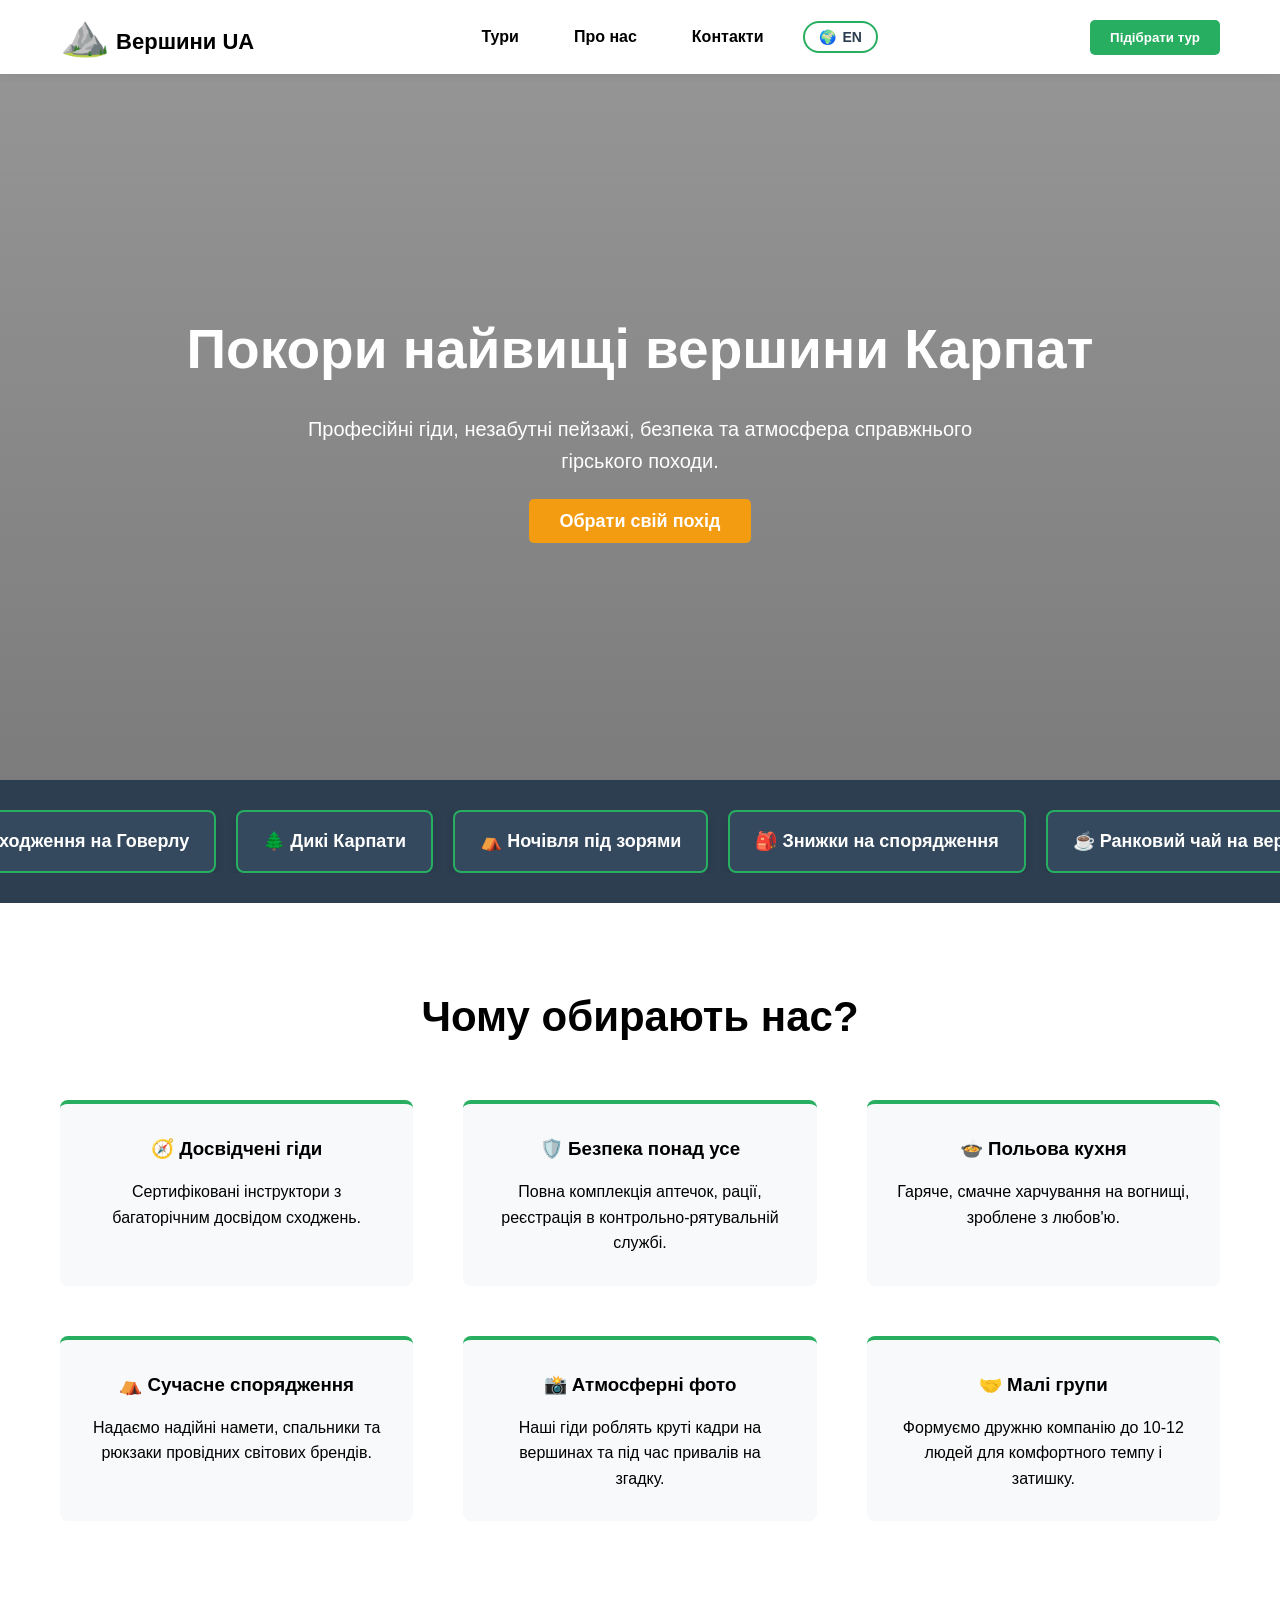
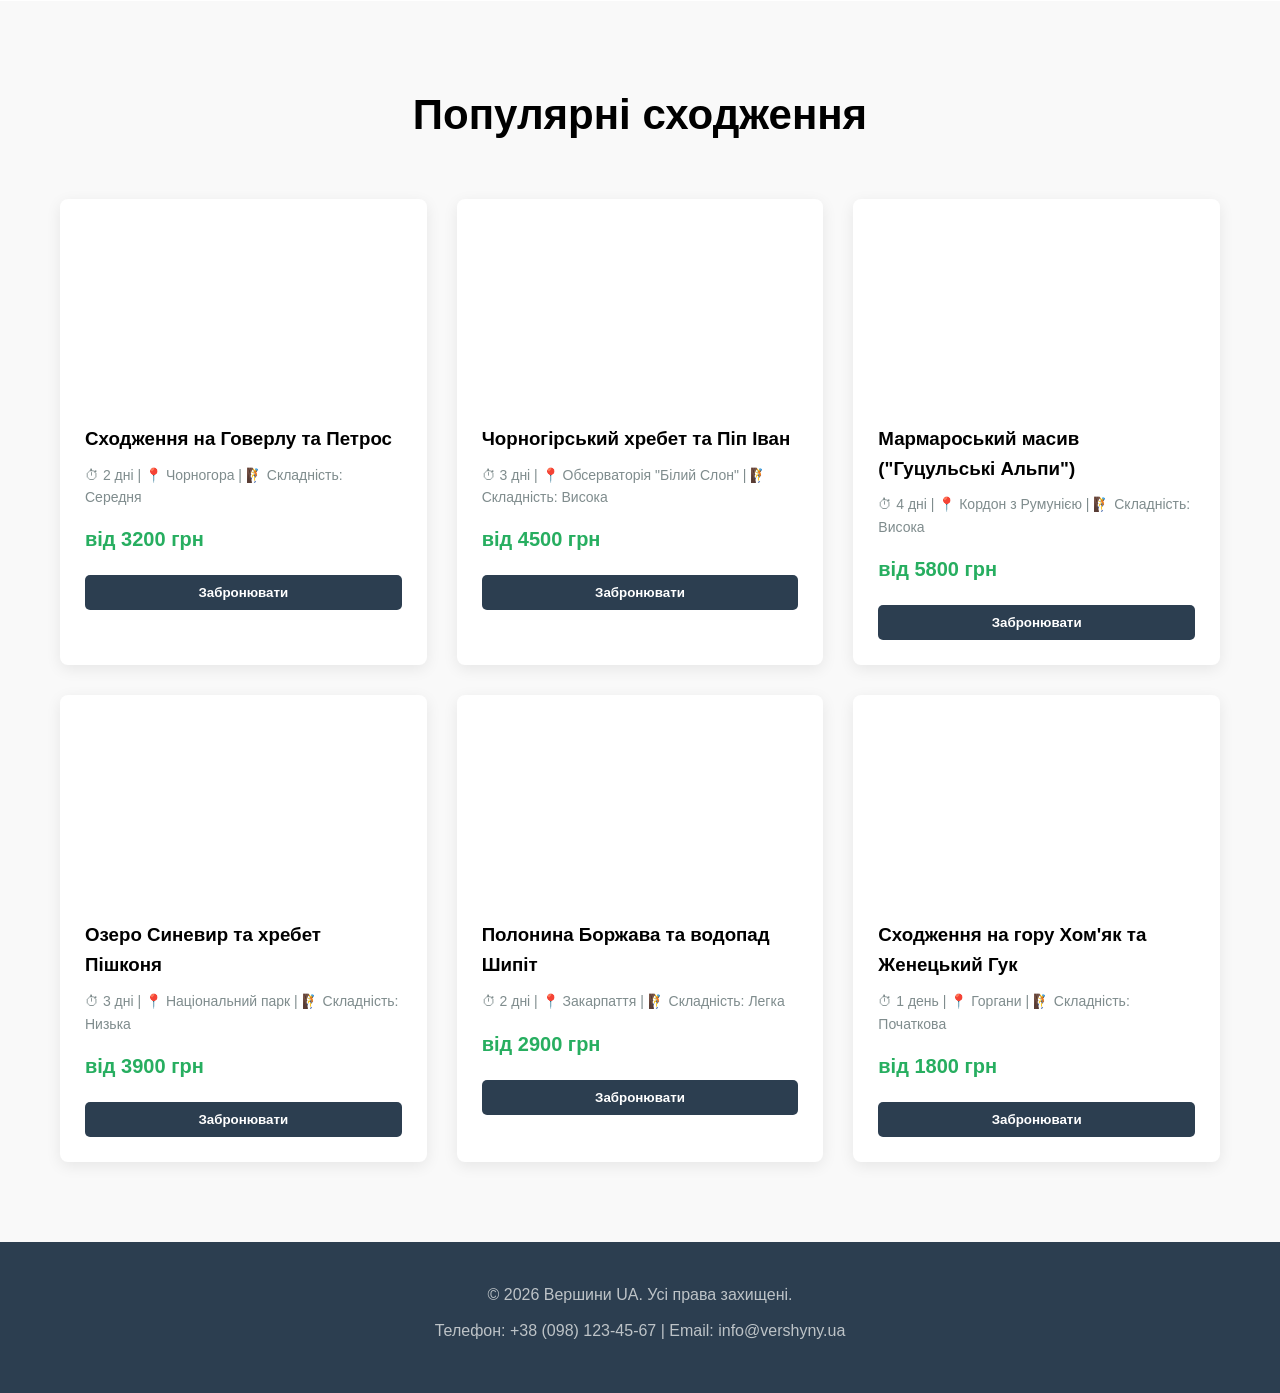
<file: index.html>
<!DOCTYPE html>
<html lang="uk">
<head>
    <meta charset="UTF-8">
    <meta name="viewport" content="width=device-width, initial-scale=1.0">
    <title>Вершини України | Походи та сходження в Карпати</title>
    <link rel="stylesheet" href="./style.css">
</head>
<body>

    <!-- Шапка сайту -->
    <header class="site-header">
        <div class="header-container">
            <div class="logo-area">
              <a href="index.html" class="logo-link"><span class="logo-icon">⛰️</span> Вершини UA</a>
            </div>
            <nav class="main-nav">
    <a href="./tours.html" data-i18n="navTours">Тури</a>
    <a href="./about.html" data-i18n="navAbout">Про нас</a>
    <a href="./contacts.html" data-i18n="contacts">Контакти</a>
    <button class="lang-btn" onclick="switchToEnglish()">
        <span class="planet-icon">🌍</span> <span>EN</span>
    </button>
</nav>
            <div class="header-action">
                <button class="btn-primary" onclick="openModal()">Підібрати тур</button>
            </div>
        </div>


    </header>

    <!-- Головний екран (Hero) -->
    <section class="hero-section">
        <div class="hero-content">
            <h1>Покори найвищі вершини Карпат</h1>
            <p>Професійні гіди, незабутні пейзажі, безпека та атмосфера справжнього гірського походи.</p>
            <a href="#tours" class="btn-hero">Обрати свій похід</a>
        </div>
    </section>
<!-- Вертикальна рухома стрічка (Маркі) -->
    <!-- Горизонтальна рухома стрічка -->
    <section class="horizontal-marquee-section">
        <div class="marquee-container">
            <div class="horizontal-marquee-track" id="horizontal-marquee">
                <div class="marquee-item">⛰️ Сходження на Говерлу</div>
                <div class="marquee-item">🌲 Дикі Карпати</div>
                <div class="marquee-item">⛺ Ночівля під зорями</div>
                <div class="marquee-item">🎒 Знижки на спорядження</div>
                <div class="marquee-item">☕ Ранковий чай на вершині</div>
                <div class="marquee-item">🗺️ Професійні гіди</div>
                <!-- Дублюємо для безшовного циклу -->
                <div class="marquee-item">⛰️ Сходження на Говерлу</div>
                <div class="marquee-item">🌲 Дикі Карпати</div>
                <div class="marquee-item">⛺ Ночівля під зорями</div>
                <div class="marquee-item">🎒 Знижки на спорядження</div>
                <div class="marquee-item">☕ Ранковий чай на вершині</div>
                <div class="marquee-item">🗺️ Професійні гіди</div>
            </div>
        </div>
    </section>
    <!-- Переваги -->
    <section class="features-section">
        <div class="container">
            <h2 class="section-title">Чому обирають нас?</h2>
            <div class="features-grid">
                <div class="feature-card">
                    <h3>🧭 Досвідчені гіди</h3>
                    <p>Сертифіковані інструктори з багаторічним досвідом сходжень.</p>
                </div>
                <div class="feature-card">
                    <h3>🛡️ Безпека понад усе</h3>
                    <p>Повна комплекція аптечок, рації, реєстрація в контрольно-рятувальній службі.</p>
                </div>
                <div class="feature-card">
                    <h3>🍲 Польова кухня</h3>
                    <p>Гаряче, смачне харчування на вогнищі, зроблене з любов'ю.</p>
                </div>
                <div class="feature-card">
                    <h3>⛺ Сучасне спорядження</h3>
                    <p>Надаємо надійні намети, спальники та рюкзаки провідних світових брендів.</p>
                </div>
                <div class="feature-card">
                    <h3>📸 Атмосферні фото</h3>
                    <p>Наші гіди роблять круті кадри на вершинах та під час привалів на згадку.</p>
                </div>
                <div class="feature-card">
                    <h3>🤝 Малі групи</h3>
                    <p>Формуємо дружню компанію до 10-12 людей для комфортного темпу і затишку.</p>
                </div>
            </div>
        </div>
    </section>

    <!-- Каталог турів -->
    <section id="tours" class="tours-section">
        <div class="container">
            <h2 class="section-title">Популярні сходження</h2>
            
            <div class="tours-grid">
                <div class="tour-card" data-category="hoverla">
                    <div class="tour-img bg-hoverla"></div>
                    <div class="tour-info">
                        <h3>Сходження на Говерлу та Петрос</h3>
                        <p class="tour-meta">⏱ 2 дні | 📍 Чорногора | 🧗 Складність: Середня</p>
                        <p class="tour-price">від 3200 грн</p>
                        <button class="btn-card" onclick="openModal('Говерла та Петрос')">Забронювати</button>
                    </div>
                </div>

                <div class="tour-card" data-category="pipivan">
                    <div class="tour-img bg-pipivan"></div>
                    <div class="tour-info">
                        <h3>Чорногірський хребет та Піп Іван</h3>
                        <p class="tour-meta">⏱ 3 дні | 📍 Обсерваторія "Білий Слон" | 🧗 Складність: Висока</p>
                        <p class="tour-price">від 4500 грн</p>
                        <button class="btn-card" onclick="openModal('Піп Іван')">Забронювати</button>
                    </div>
                </div>

                <div class="tour-card" data-category="marmarosy">
                    <div class="tour-img bg-marmarosy"></div>
                    <div class="tour-info">
                        <h3>Мармароський масив ("Гуцульські Альпи")</h3>
                        <p class="tour-meta">⏱ 4 дні | 📍 Кордон з Румунією | 🧗 Складність: Висока</p>
                        <p class="tour-price">від 5800 грн</p>
                        <button class="btn-card" onclick="openModal('Мармароси')">Забронювати</button>
                    </div>
                </div>

                <div class="tour-card" data-category="synhydra">
                    <div class="tour-img bg-synhydra"></div>
                    <div class="tour-info">
                        <h3>Озеро Синевир та хребет Пішконя</h3>
                        <p class="tour-meta">⏱ 3 дні | 📍 Національний парк | 🧗 Складність: Низька</p>
                        <p class="tour-price">від 3900 грн</p>
                        <button class="btn-card" onclick="openModal('Озеро Синевир')">Забронювати</button>
                    </div>
                </div>

                <div class="tour-card" data-category="borzhava">
                    <div class="tour-img bg-borzhava"></div>
                    <div class="tour-info">
                        <h3>Полонина Боржава та водопад Шипіт</h3>
                        <p class="tour-meta">⏱ 2 дні | 📍 Закарпаття | 🧗 Складність: Легка</p>
                        <p class="tour-price">від 2900 грн</p>
                        <button class="btn-card" onclick="openModal('Полонина Боржава')">Забронювати</button>
                    </div>
                </div>

                <div class="tour-card" data-category="hom’yak">
                    <div class="tour-img bg-homjak"></div>
                    <div class="tour-info">
                        <h3>Сходження на гору Хом'як та Женецький Гук</h3>
                        <p class="tour-meta">⏱ 1 день | 📍 Горгани | 🧗 Складність: Початкова</p>
                        <p class="tour-price">від 1800 грн</p>
                        <button class="btn-card" onclick="openModal('Гора Хомʼяк')">Забронювати</button>
                    </div>
                </div>
            </div>
        </div>
    </section>

    <!-- Контакти / Footer -->
    <footer id="contacts" class="site-footer">
        <div class="container footer-content">
            <p>&copy; 2026 Вершини UA. Усі права захищені.</p>
            <p>Телефон: +38 (098) 123-45-67 | Email: info@vershyny.ua</p>
        </div>
    </footer>

    <!-- Модальне вікно бронювання -->
    <div id="booking-modal" class="modal">
        <div class="modal-content">
            <span class="close-btn" onclick="closeModal()">&times;</span>
            <h2>Забронювати похід</h2>
            <form id="booking-form">
                <input type="text" id="user-name" placeholder="Ваше ім'я" required>
                <input type="tel" id="user-phone" placeholder="Номер телефону" required>
                <input type="text" id="tour-name-input" placeholder="Обраний тур" readonly>
                <button type="submit" class="btn-primary">Надіслати заявку</button>
            </form>
        </div>
    </div>

    <script src="./script.js"></script>
</body>
</html>
</file>
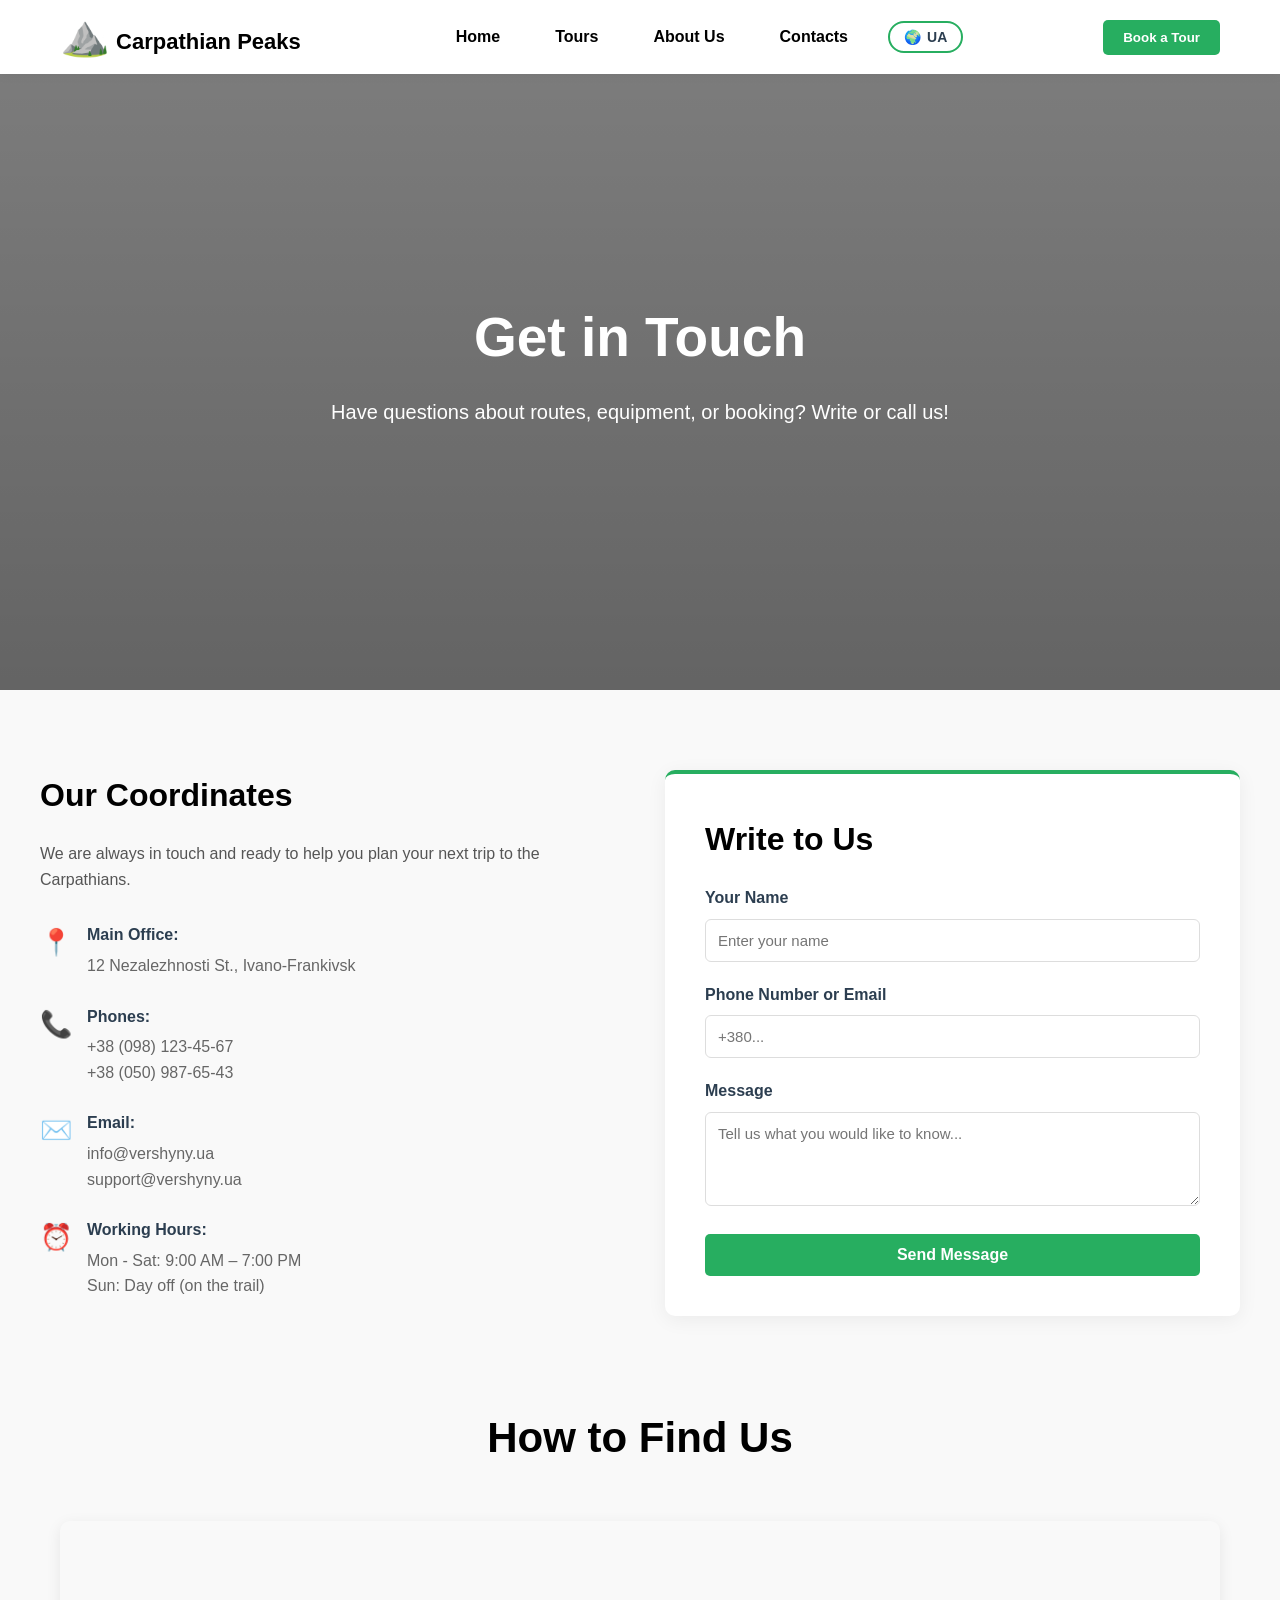
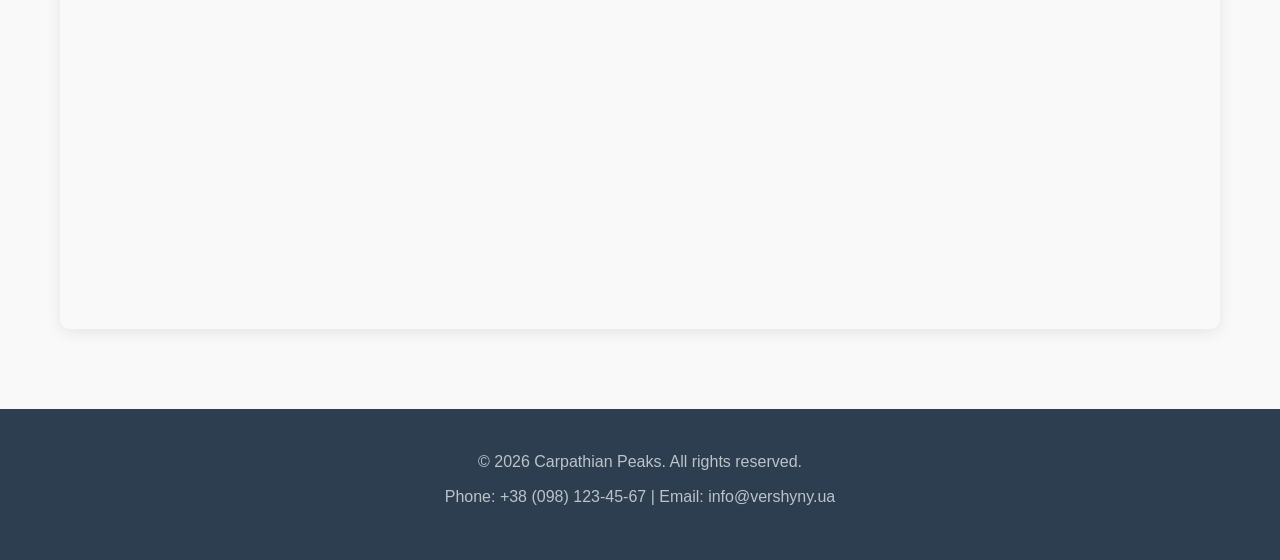
<file: contacts-en.html>
<!DOCTYPE html>
<html lang="en">
<head>
    <meta charset="UTF-8">
    <meta name="viewport" content="width=device-width, initial-scale=1.0">
    <title>Contacts | Carpathian Peaks</title>
    <link rel="stylesheet" href="style.css">
</head>
<body>

    <!-- Шапка сайту -->
    <header class="site-header">
        <div class="header-container">
            <div class="logo-area">
                <a href="index-en.html" class="logo-link"><span class="logo-icon">⛰️</span> Carpathian Peaks</a>
            </div>
            <nav class="main-nav">
                <a href="index-en.html">Home</a>
                <a href="./tours-en.html">Tours</a>
                <a href="about-en.html">About Us</a>
                <a href="contacts-en.html" class="active">Contacts</a>
                <button class="lang-btn" onclick="switchToUkrainian()">
                    <span class="planet-icon">🌍</span> <span>UA</span>
                </button>
            </nav>
            <div class="header-action">
                <button class="btn-primary" onclick="openModal()">Book a Tour</button>
            </div>
        </div>
    </header>

    <!-- Головний екран сторінки контакти -->
    <section class="contacts-page-hero">
        <div class="hero-content">
            <h1>Get in Touch</h1>
            <p>Have questions about routes, equipment, or booking? Write or call us!</p>
        </div>
    </section>

    <!-- Блок контактів та форми -->
    <section class="contacts-section container">
        <div class="contacts-grid">
            
            <!-- Інформація про зв'язок -->
            <div class="contacts-info">
                <h2>Our Coordinates</h2>
                <p>We are always in touch and ready to help you plan your next trip to the Carpathians.</p>
                
                <div class="contact-item">
                    <span class="contact-icon">📍</span>
                    <div>
                        <h4>Main Office:</h4>
                        <p>12 Nezalezhnosti St., Ivano-Frankivsk</p>
                    </div>
                </div>

                <div class="contact-item">
                    <span class="contact-icon">📞</span>
                    <div>
                        <h4>Phones:</h4>
                        <p>+38 (098) 123-45-67<br>+38 (050) 987-65-43</p>
                    </div>
                </div>

                <div class="contact-item">
                    <span class="contact-icon">✉️</span>
                    <div>
                        <h4>Email:</h4>
                        <p>info@vershyny.ua<br>support@vershyny.ua</p>
                    </div>
                </div>

                <div class="contact-item">
                    <span class="contact-icon">⏰</span>
                    <div>
                        <h4>Working Hours:</h4>
                        <p>Mon - Sat: 9:00 AM – 7:00 PM<br>Sun: Day off (on the trail)</p>
                    </div>
                </div>
            </div>

            <!-- Форма зворотного зв'язку -->
            <div class="contacts-form-card">
                <h2>Write to Us</h2>
                <form id="feedback-form">
                    <div class="form-group">
                        <label for="fb-name">Your Name</label>
                        <input type="text" id="fb-name" placeholder="Enter your name" required>
                    </div>
                    <div class="form-group">
                        <label for="fb-phone">Phone Number or Email</label>
                        <input type="text" id="fb-phone" placeholder="+380..." required>
                    </div>
                    <div class="form-group">
                        <label for="fb-message">Message</label>
                        <textarea id="fb-message" rows="4" placeholder="Tell us what you would like to know..." required></textarea>
                    </div>
                    <button type="submit" class="btn-primary">Send Message</button>
                </form>
            </div>

        </div>
    </section>

    <!-- Блок карти -->
    <section class="map-section">
        <div class="container">
            <h2 class="section-title">How to Find Us</h2>
            <div class="map-container">
                <iframe src="https://www.google.com/maps/embed?pb=!1m18!1m12!1m3!1d2633.9167818785167!2d24.709725!3d48.922633!2m3!1f0!2f0!3f0!3m2!1i1024!2i768!4f13.1!3m3!1m2!1s0x4730c1762c5a01df%3A0x897813a3721fb6ba!2z0LLRg9C70LjRhtGP Cy0g0KTQsNC90YLRgNC40LzQvtCyLCDQmtC40ZfQstGB0YzQutCwINC-0LHQuy4sIDc2MDAw!5e0!3m2!1suk!2sua!4v1700000000000!5m2!1suk!2sua" width="100%" height="400" style="border:0;" allowfullscreen="" loading="lazy"></iframe>
            </div>
        </div>
    </section>

    <!-- Футер -->
    <footer class="site-footer">
        <div class="container footer-content">
            <p>&copy; 2026 Carpathian Peaks. All rights reserved.</p>
            <p>Phone: +38 (098) 123-45-67 | Email: info@vershyny.ua</p>
        </div>
    </footer>

    <!-- Модальне вікно -->
    <div id="booking-modal" class="modal">
        <div class="modal-content">
            <span class="close-btn" onclick="closeModal()">&times;</span>
            <h2>Book a Tour</h2>
            <form id="booking-form">
                <input type="text" id="user-name" placeholder="Your Name" required>
                <input type="tel" id="user-phone" placeholder="Phone Number" required>
                <input type="text" id="tour-name-input" placeholder="Selected Tour" readonly>
                <button type="submit" class="btn-primary">Submit Request</button>
            </form>
        </div>
    </div>

    <script src="script.js"></script>
</body>
</html>
</file>
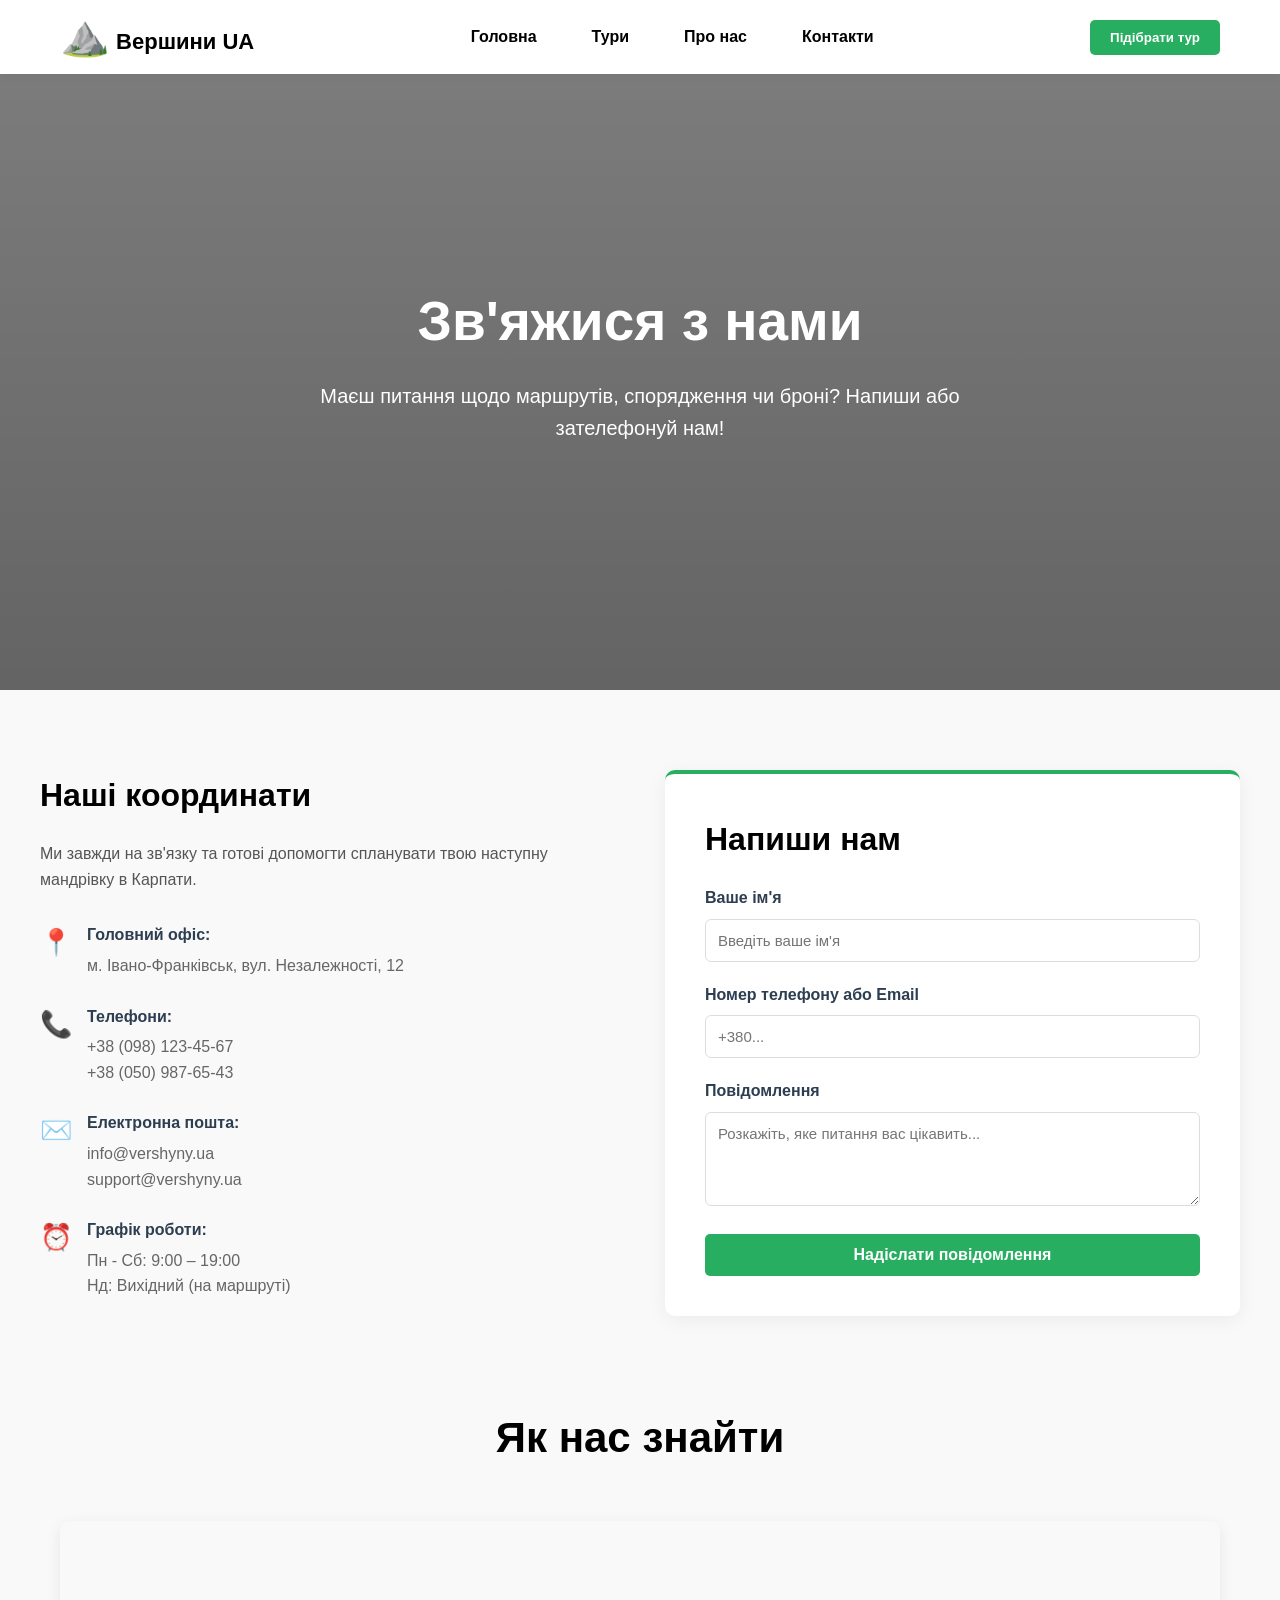
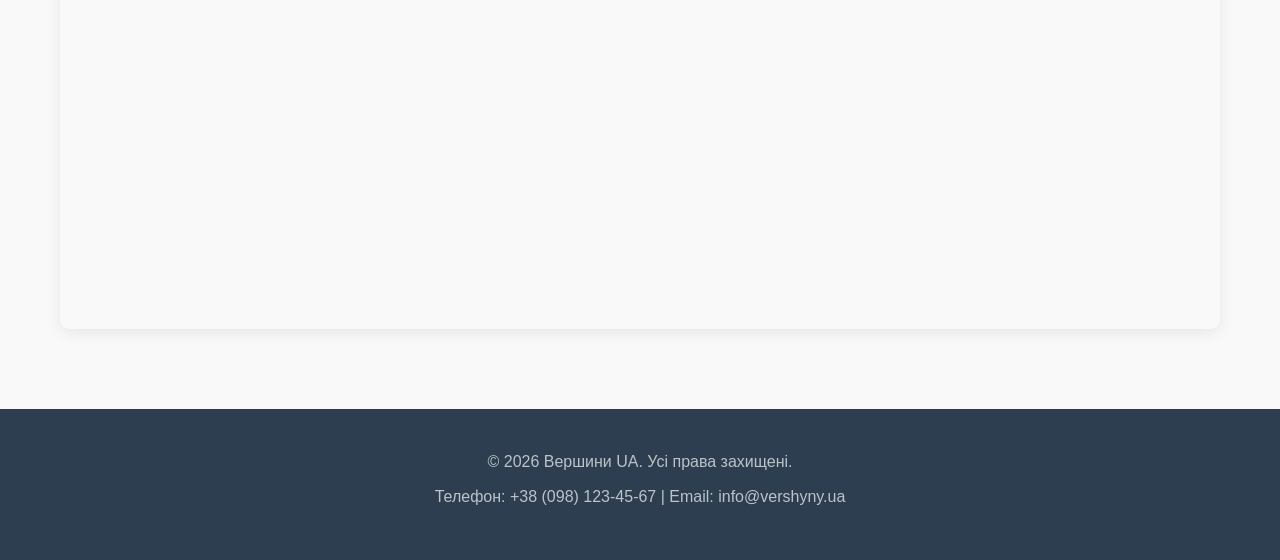
<file: contacts.html>
<!DOCTYPE html>
<html lang="uk">
<head>
    <meta charset="UTF-8">
    <meta name="viewport" content="width=device-width, initial-scale=1.0">
    <title>Контакти | Вершини UA</title>
    <link rel="stylesheet" href="style.css">
</head>
<body>

    <!-- Шапка сайту -->
    <header class="site-header">
        <div class="header-container">
            <div class="logo-area">
                <a href="index.html" class="logo-link"><span class="logo-icon">⛰️</span> Вершини UA</a>
            </div>
            <nav class="main-nav">
                <a href="index.html">Головна</a>
                <a href="./tours.html">Тури</a>
                <a href="about.html">Про нас</a>
                <a href="contacts.html" class="active">Контакти</a>
            </nav>
            <div class="header-action">
                <button class="btn-primary" onclick="openModal()">Підібрати тур</button>
            </div>
        </div>
    </header>

    <!-- Головний екран сторінки контакти -->
    <section class="contacts-page-hero">
        <div class="hero-content">
            <h1>Зв'яжися з нами</h1>
            <p>Маєш питання щодо маршрутів, спорядження чи броні? Напиши або зателефонуй нам!</p>
        </div>
    </section>

    <!-- Блок контактів та форми -->
    <section class="contacts-section container">
        <div class="contacts-grid">
            
            <!-- Інформація про зв'язок -->
            <div class="contacts-info">
                <h2>Наші координати</h2>
                <p>Ми завжди на зв'язку та готові допомогти спланувати твою наступну мандрівку в Карпати.</p>
                
                <div class="contact-item">
                    <span class="contact-icon">📍</span>
                    <div>
                        <h4>Головний офіс:</h4>
                        <p>м. Івано-Франківськ, вул. Незалежності, 12</p>
                    </div>
                </div>

                <div class="contact-item">
                    <span class="contact-icon">📞</span>
                    <div>
                        <h4>Телефони:</h4>
                        <p>+38 (098) 123-45-67<br>+38 (050) 987-65-43</p>
                    </div>
                </div>

                <div class="contact-item">
                    <span class="contact-icon">✉️</span>
                    <div>
                        <h4>Електронна пошта:</h4>
                        <p>info@vershyny.ua<br>support@vershyny.ua</p>
                    </div>
                </div>

                <div class="contact-item">
                    <span class="contact-icon">⏰</span>
                    <div>
                        <h4>Графік роботи:</h4>
                        <p>Пн - Сб: 9:00 – 19:00<br>Нд: Вихідний (на маршруті)</p>
                    </div>
                </div>
            </div>

            <!-- Форма зворотного зв'язку -->
            <div class="contacts-form-card">
                <h2>Напиши нам</h2>
                <form id="feedback-form">
                    <div class="form-group">
                        <label for="fb-name">Ваше ім'я</label>
                        <input type="text" id="fb-name" placeholder="Введіть ваше ім'я" required>
                    </div>
                    <div class="form-group">
                        <label for="fb-phone">Номер телефону або Email</label>
                        <input type="text" id="fb-phone" placeholder="+380..." required>
                    </div>
                    <div class="form-group">
                        <label for="fb-message">Повідомлення</label>
                        <textarea id="fb-message" rows="4" placeholder="Розкажіть, яке питання вас цікавить..." required></textarea>
                    </div>
                    <button type="submit" class="btn-primary">Надіслати повідомлення</button>
                </form>
            </div>

        </div>
    </section>

    <!-- Блок карти (імітація або вбудована мапа) -->
    <section class="map-section">
        <div class="container">
            <h2 class="section-title">Як нас знайти</h2>
            <div class="map-container">
                <iframe src="https://www.google.com/maps/embed?pb=!1m18!1m12!1m3!1d2633.9167818785167!2d24.709725!3d48.922633!2m3!1f0!2f0!3f0!3m2!1i1024!2i768!4f13.1!3m3!1m2!1s0x4730c1762c5a01df%3A0x897813a3721fb6ba!2z0LLRg9C70LjRhtGP Cy0g0KTQsNC90YLRgNC40LzQvtCyLCDQmtC40ZfQstGB0YzQutCwINC-0LHQuy4sIDc2MDAw!5e0!3m2!1suk!2sua!4v1700000000000!5m2!1suk!2sua" width="100%" height="400" style="border:0;" allowfullscreen="" loading="lazy"></iframe>
            </div>
        </div>
    </section>

    <!-- Футер -->
    <footer class="site-footer">
        <div class="container footer-content">
            <p>&copy; 2026 Вершини UA. Усі права захищені.</p>
            <p>Телефон: +38 (098) 123-45-67 | Email: info@vershyny.ua</p>
        </div>
    </footer>

    <!-- Модальне вікно -->
    <div id="booking-modal" class="modal">
        <div class="modal-content">
            <span class="close-btn" onclick="closeModal()">&times;</span>
            <h2>Забронювати похід</h2>
            <form id="booking-form">
                <input type="text" id="user-name" placeholder="Ваше ім'я" required>
                <input type="tel" id="user-phone" placeholder="Номер телефону" required>
                <input type="text" id="tour-name-input" placeholder="Обраний тур" readonly>
                <button type="submit" class="btn-primary">Надіслати заявку</button>
            </form>
        </div>
    </div>

    <script src="script.js"></script>
</body>
</html>
</file>
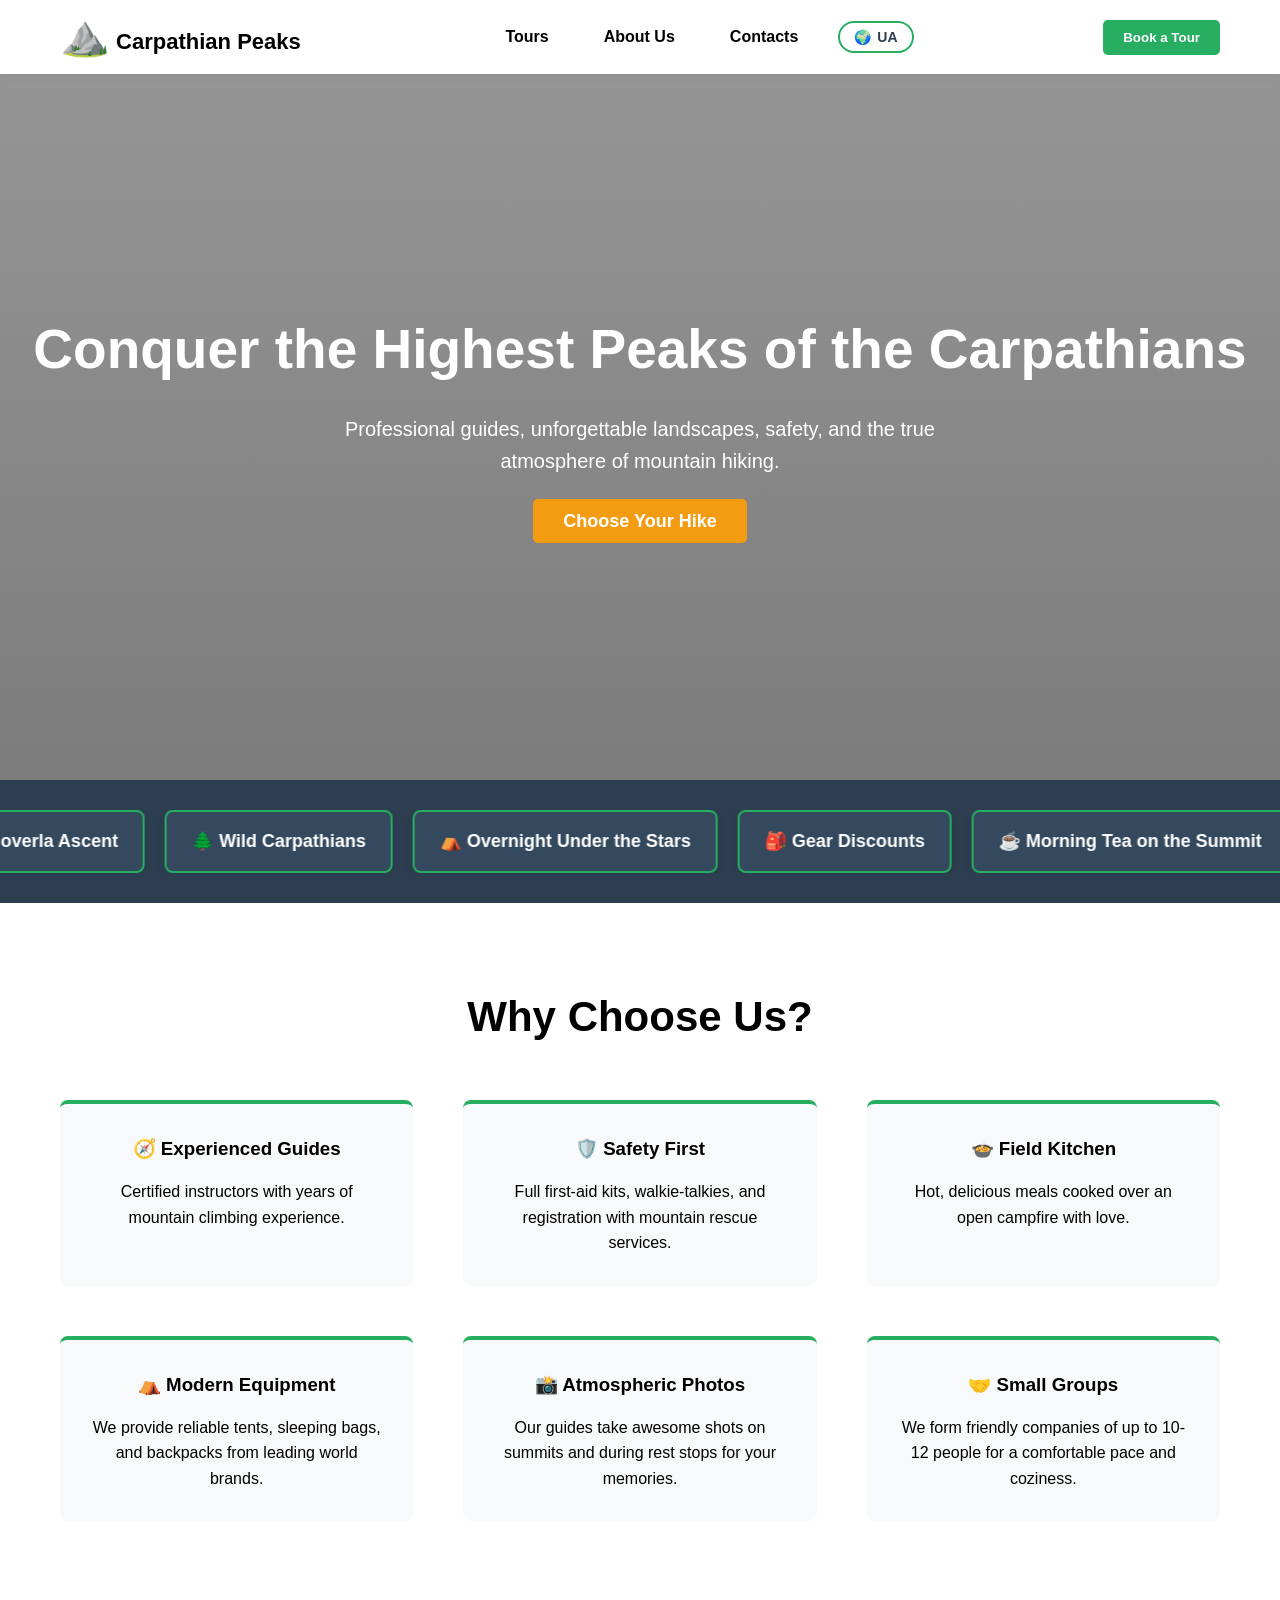
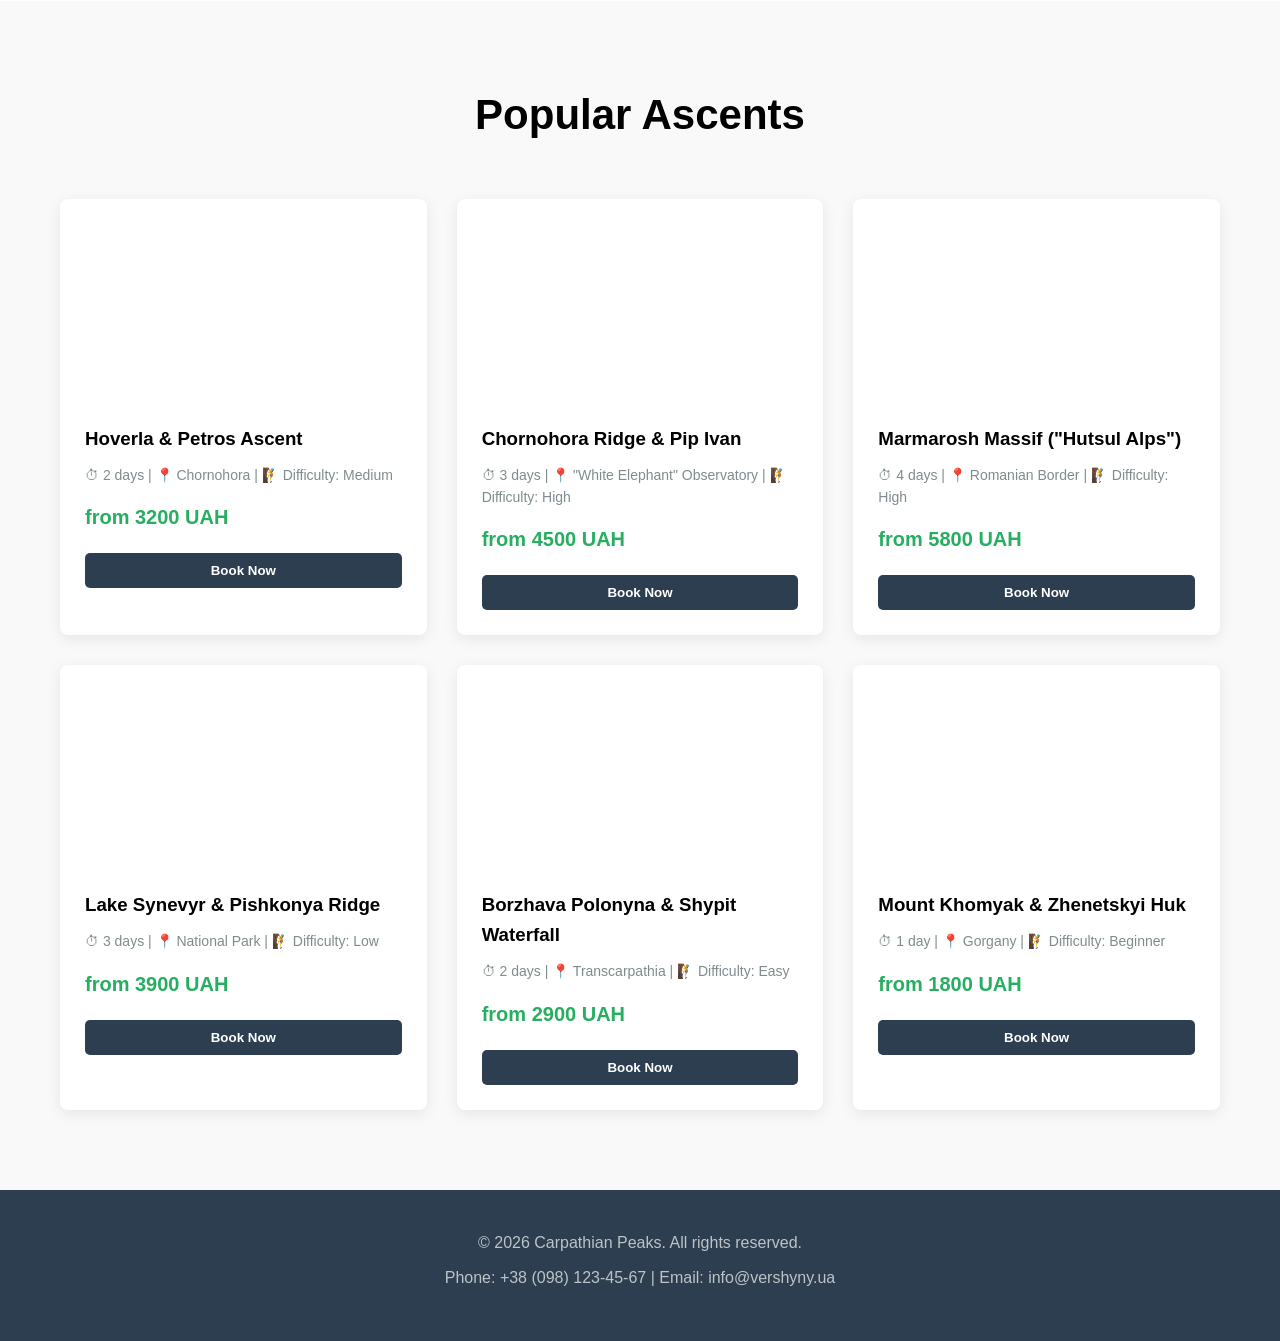
<file: index-en.html>
<!DOCTYPE html>
<html lang="en">
<head>
    <meta charset="UTF-8">
    <meta name="viewport" content="width=device-width, initial-scale=1.0">
    <title>Carpathian Peaks | Hiking & Ascents in the Carpathians</title>
    <link rel="stylesheet" href="./style.css">
</head>
<body>

    <!-- Шапка сайту -->
    <header class="site-header">
        <div class="header-container">
            <div class="logo-area">
              <a href="index-en.html" class="logo-link"><span class="logo-icon">⛰️</span> Carpathian Peaks</a>
            </div>
            <nav class="main-nav">
                <a href="./tours-en.html">Tours</a>
                <a href="./about-en.html">About Us</a>
                <a href="./contacts-en.html">Contacts</a>
                <button class="lang-btn" onclick="switchToUkrainian()">
                    <span class="planet-icon">🌍</span> <span>UA</span>
                </button>
            </nav>
            <div class="header-action">
                <button class="btn-primary" onclick="openModal()">Book a Tour</button>
            </div>
        </div>
    </header>

    <!-- Головний екран (Hero) -->
    <section class="hero-section">
        <div class="hero-content">
            <h1>Conquer the Highest Peaks of the Carpathians</h1>
            <p>Professional guides, unforgettable landscapes, safety, and the true atmosphere of mountain hiking.</p>
            <a href="#tours" class="btn-hero">Choose Your Hike</a>
        </div>
    </section>

    <!-- Горизонтальна рухома стрічка -->
    <section class="horizontal-marquee-section">
        <div class="marquee-container">
            <div class="horizontal-marquee-track" id="horizontal-marquee">
                <div class="marquee-item">⛰️ Hoverla Ascent</div>
                <div class="marquee-item">🌲 Wild Carpathians</div>
                <div class="marquee-item">⛺ Overnight Under the Stars</div>
                <div class="marquee-item">🎒 Gear Discounts</div>
                <div class="marquee-item">☕ Morning Tea on the Summit</div>
                <div class="marquee-item">🗺️ Professional Guides</div>
                <!-- Дублюємо для безшовного циклу -->
                <div class="marquee-item">⛰️ Hoverla Ascent</div>
                <div class="marquee-item">🌲 Wild Carpathians</div>
                <div class="marquee-item">⛺ Overnight Under the Stars</div>
                <div class="marquee-item">🎒 Gear Discounts</div>
                <div class="marquee-item">☕ Morning Tea on the Summit</div>
                <div class="marquee-item">🗺️ Professional Guides</div>
            </div>
        </div>
    </section>

    <!-- Переваги -->
    <section class="features-section">
        <div class="container">
            <h2 class="section-title">Why Choose Us?</h2>
            <div class="features-grid">
                <div class="feature-card">
                    <h3>🧭 Experienced Guides</h3>
                    <p>Certified instructors with years of mountain climbing experience.</p>
                </div>
                <div class="feature-card">
                    <h3>🛡️ Safety First</h3>
                    <p>Full first-aid kits, walkie-talkies, and registration with mountain rescue services.</p>
                </div>
                <div class="feature-card">
                    <h3>🍲 Field Kitchen</h3>
                    <p>Hot, delicious meals cooked over an open campfire with love.</p>
                </div>
                <div class="feature-card">
                    <h3>⛺ Modern Equipment</h3>
                    <p>We provide reliable tents, sleeping bags, and backpacks from leading world brands.</p>
                </div>
                <div class="feature-card">
                    <h3>📸 Atmospheric Photos</h3>
                    <p>Our guides take awesome shots on summits and during rest stops for your memories.</p>
                </div>
                <div class="feature-card">
                    <h3>🤝 Small Groups</h3>
                    <p>We form friendly companies of up to 10-12 people for a comfortable pace and coziness.</p>
                </div>
            </div>
        </div>
    </section>

    <!-- Каталог турів -->
    <section id="tours" class="tours-section">
        <div class="container">
            <h2 class="section-title">Popular Ascents</h2>
            
            <div class="tours-grid">
                <div class="tour-card" data-category="hoverla">
                    <div class="tour-img bg-hoverla"></div>
                    <div class="tour-info">
                        <h3>Hoverla & Petros Ascent</h3>
                        <p class="tour-meta">⏱ 2 days | 📍 Chornohora | 🧗 Difficulty: Medium</p>
                        <p class="tour-price">from 3200 UAH</p>
                        <button class="btn-card" onclick="openModal('Hoverla & Petros')">Book Now</button>
                    </div>
                </div>

                <div class="tour-card" data-category="pipivan">
                    <div class="tour-img bg-pipivan"></div>
                    <div class="tour-info">
                        <h3>Chornohora Ridge & Pip Ivan</h3>
                        <p class="tour-meta">⏱ 3 days | 📍 "White Elephant" Observatory | 🧗 Difficulty: High</p>
                        <p class="tour-price">from 4500 UAH</p>
                        <button class="btn-card" onclick="openModal('Pip Ivan')">Book Now</button>
                    </div>
                </div>

                <div class="tour-card" data-category="marmarosy">
                    <div class="tour-img bg-marmarosy"></div>
                    <div class="tour-info">
                        <h3>Marmarosh Massif ("Hutsul Alps")</h3>
                        <p class="tour-meta">⏱ 4 days | 📍 Romanian Border | 🧗 Difficulty: High</p>
                        <p class="tour-price">from 5800 UAH</p>
                        <button class="btn-card" onclick="openModal('Marmarosh')">Book Now</button>
                    </div>
                </div>

                <div class="tour-card" data-category="synhydra">
                    <div class="tour-img bg-synhydra"></div>
                    <div class="tour-info">
                        <h3>Lake Synevyr & Pishkonya Ridge</h3>
                        <p class="tour-meta">⏱ 3 days | 📍 National Park | 🧗 Difficulty: Low</p>
                        <p class="tour-price">from 3900 UAH</p>
                        <button class="btn-card" onclick="openModal('Lake Synevyr')">Book Now</button>
                    </div>
                </div>

                <div class="tour-card" data-category="borzhava">
                    <div class="tour-img bg-borzhava"></div>
                    <div class="tour-info">
                        <h3>Borzhava Polonyna & Shypit Waterfall</h3>
                        <p class="tour-meta">⏱ 2 days | 📍 Transcarpathia | 🧗 Difficulty: Easy</p>
                        <p class="tour-price">from 2900 UAH</p>
                        <button class="btn-card" onclick="openModal('Borzhava Polonyna')">Book Now</button>
                    </div>
                </div>

                <div class="tour-card" data-category="hom’yak">
                    <div class="tour-img bg-homjak"></div>
                    <div class="tour-info">
                        <h3>Mount Khomyak & Zhenetskyi Huk</h3>
                        <p class="tour-meta">⏱ 1 day | 📍 Gorgany | 🧗 Difficulty: Beginner</p>
                        <p class="tour-price">from 1800 UAH</p>
                        <button class="btn-card" onclick="openModal('Mount Khomyak')">Book Now</button>
                    </div>
                </div>
            </div>
        </div>
    </section>

    <!-- Контакти / Footer -->
    <footer id="contacts" class="site-footer">
        <div class="container footer-content">
            <p>&copy; 2026 Carpathian Peaks. All rights reserved.</p>
            <p>Phone: +38 (098) 123-45-67 | Email: info@vershyny.ua</p>
        </div>
    </footer>

    <!-- Модальне вікно бронювання -->
    <div id="booking-modal" class="modal">
        <div class="modal-content">
            <span class="close-btn" onclick="closeModal()">&times;</span>
            <h2>Book a Tour</h2>
            <form id="booking-form">
                <input type="text" id="user-name" placeholder="Your Name" required>
                <input type="tel" id="user-phone" placeholder="Phone Number" required>
                <input type="text" id="tour-name-input" placeholder="Selected Tour" readonly>
                <button type="submit" class="btn-primary">Submit Request</button>
            </form>
        </div>
    </div>

    <script src="./script.js"></script>
</body>
</html>
</file>
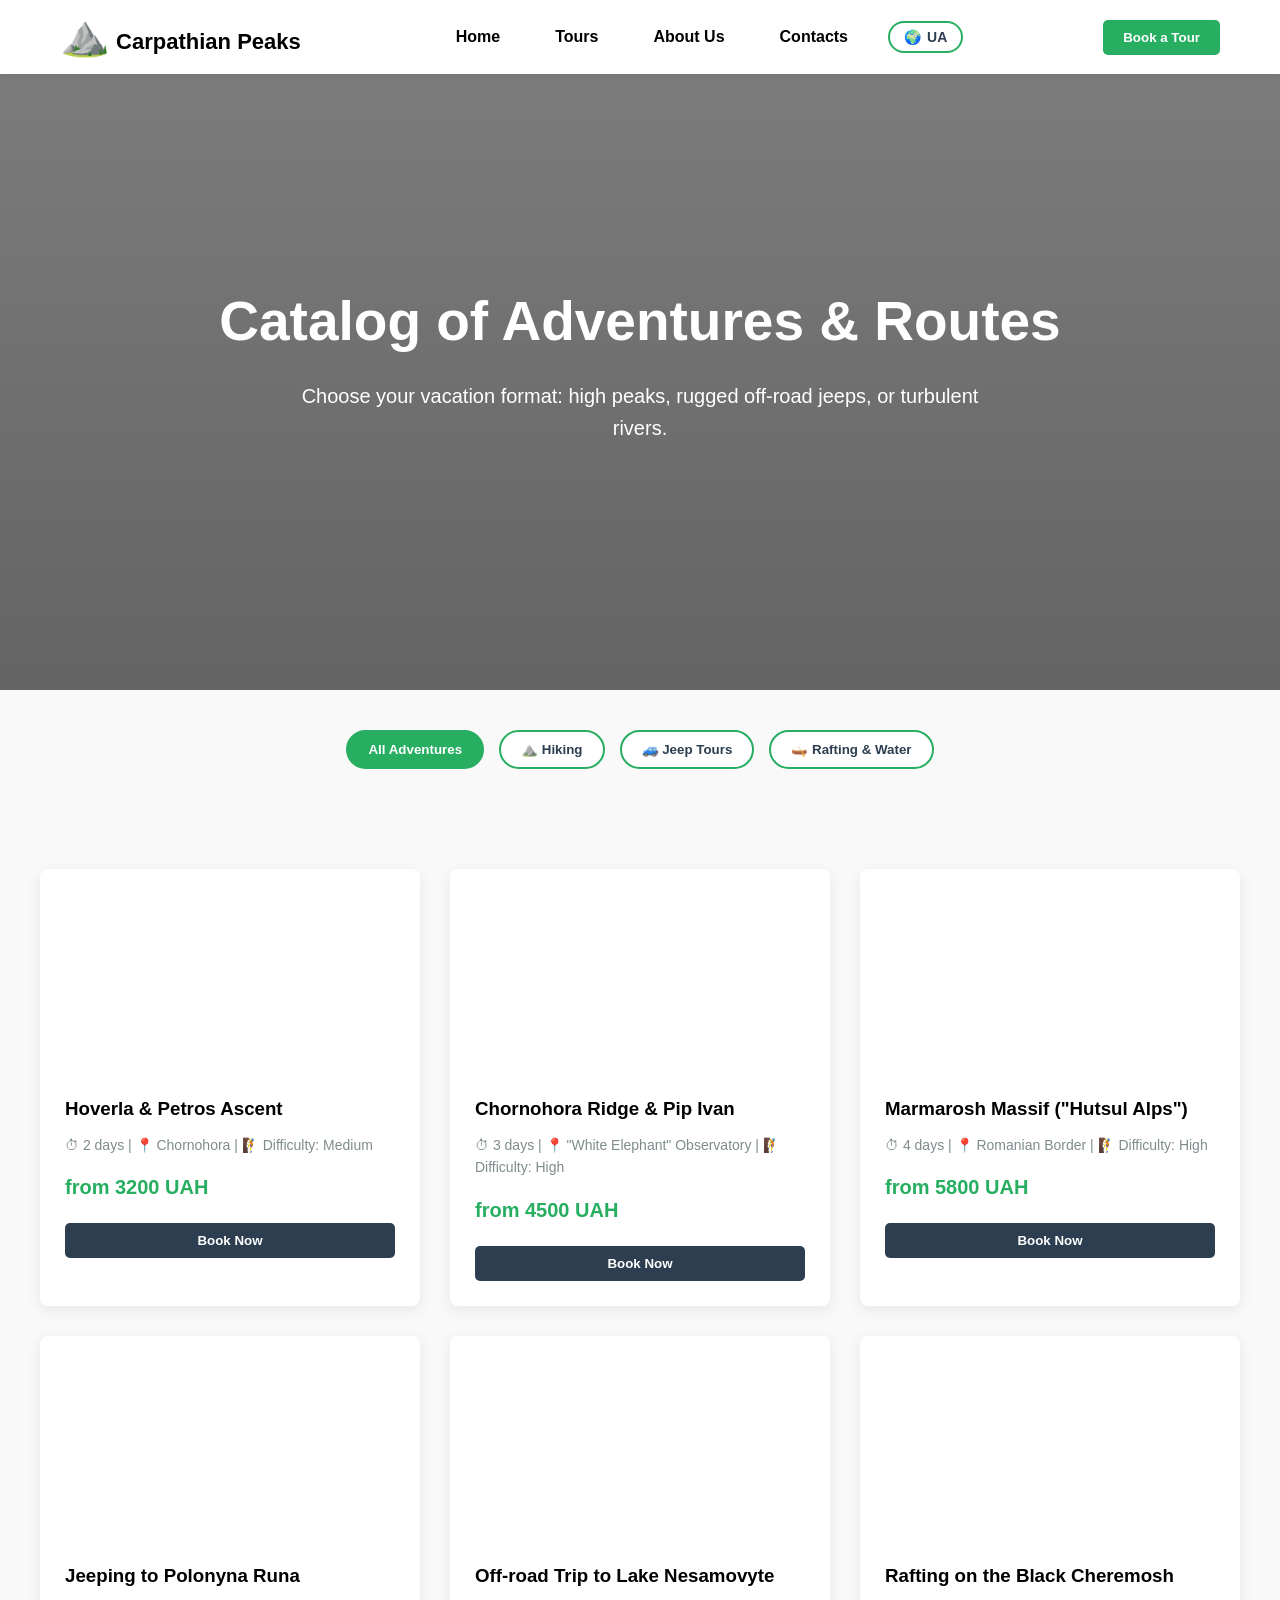
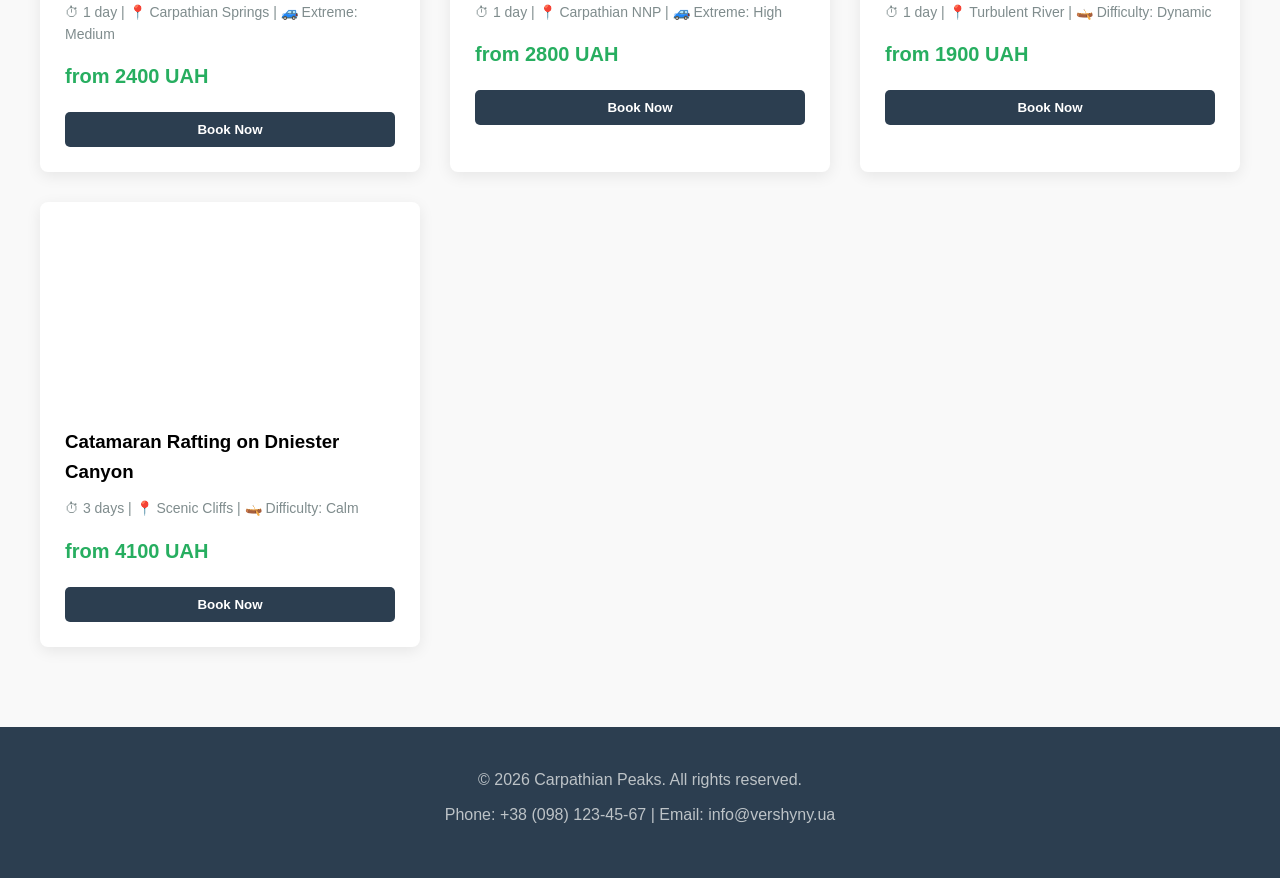
<file: tours-en.html>
<!DOCTYPE html>
<html lang="en">
<head>
    <meta charset="UTF-8">
    <meta name="viewport" content="width=device-width, initial-scale=1.0">
    <title>All Tours & Activities | Carpathian Peaks</title>
    <link rel="stylesheet" href="style.css">
</head>
<body>

    <!-- Шапка сайту -->
    <header class="site-header">
        <div class="header-container">
            <div class="logo-area">
                <a href="index-en.html" class="logo-link"><span class="logo-icon">⛰️</span> Carpathian Peaks</a>
            </div>
            <nav class="main-nav">
                <a href="index-en.html">Home</a>
                <a href="tours-en.html" class="active">Tours</a>
                <a href="about-en.html">About Us</a>
                <a href="./contacts-en.html">Contacts</a>
                <button class="lang-btn" onclick="switchToUkrainian()">
                    <span class="planet-icon">🌍</span> <span>UA</span>
                </button>
            </nav>
            <div class="header-action">
                <button class="btn-primary" onclick="openModal()">Book a Tour</button>
            </div>
        </div>
    </header>

    <!-- Головний екран сторінки турів -->
    <section class="tours-page-hero">
        <div class="hero-content">
            <h1>Catalog of Adventures & Routes</h1>
            <p>Choose your vacation format: high peaks, rugged off-road jeeps, or turbulent rivers.</p>
        </div>
    </section>

    <!-- Фільтри по категоріях -->
    <section class="filter-section container">
        <div class="filter-buttons">
            <button class="filter-btn active" onclick="filterTours('all')">All Adventures</button>
            <button class="filter-btn" onclick="filterTours('hiking')">⛰️ Hiking</button>
            <button class="filter-btn" onclick="filterTours('jeep')">🚙 Jeep Tours</button>
            <button class="filter-btn" onclick="filterTours('water')">🛶 Rafting & Water</button>
        </div>
    </section>

    <!-- Каталог турів -->
    <section class="tours-section container">
        <div class="tours-grid" id="full-tours-grid">
            
            <!-- Піші тури -->
            <div class="tour-card" data-category="hiking">
                <div class="tour-img bg-hoverla"></div>
                <div class="tour-info">
                    <h3>Hoverla & Petros Ascent</h3>
                    <p class="tour-meta">⏱ 2 days | 📍 Chornohora | 🧗 Difficulty: Medium</p>
                    <p class="tour-price">from 3200 UAH</p>
                    <button class="btn-card" onclick="openModal('Hoverla & Petros')">Book Now</button>
                </div>
            </div>

            <div class="tour-card" data-category="hiking">
                <div class="tour-img bg-pipivan"></div>
                <div class="tour-info">
                    <h3>Chornohora Ridge & Pip Ivan</h3>
                    <p class="tour-meta">⏱ 3 days | 📍 "White Elephant" Observatory | 🧗 Difficulty: High</p>
                    <p class="tour-price">from 4500 UAH</p>
                    <button class="btn-card" onclick="openModal('Pip Ivan')">Book Now</button>
                </div>
            </div>

            <div class="tour-card" data-category="hiking">
                <div class="tour-img bg-marmarosy"></div>
                <div class="tour-info">
                    <h3>Marmarosh Massif ("Hutsul Alps")</h3>
                    <p class="tour-meta">⏱ 4 days | 📍 Romanian Border | 🧗 Difficulty: High</p>
                    <p class="tour-price">from 5800 UAH</p>
                    <button class="btn-card" onclick="openModal('Marmarosh')">Book Now</button>
                </div>
            </div>

            <!-- Джип-тури -->
            <div class="tour-card" data-category="jeep">
                <div class="tour-img bg-jeep1"></div>
                <div class="tour-info">
                    <h3>Jeeping to Polonyna Runa</h3>
                    <p class="tour-meta">⏱ 1 day | 📍 Carpathian Springs | 🚙 Extreme: Medium</p>
                    <p class="tour-price">from 2400 UAH</p>
                    <button class="btn-card" onclick="openModal('Jeeping to Polonyna Runa')">Book Now</button>
                </div>
            </div>

            <div class="tour-card" data-category="jeep">
                <div class="tour-img bg-jeep2"></div>
                <div class="tour-info">
                    <h3>Off-road Trip to Lake Nesamovyte</h3>
                    <p class="tour-meta">⏱ 1 day | 📍 Carpathian NNP | 🚙 Extreme: High</p>
                    <p class="tour-price">from 2800 UAH</p>
                    <button class="btn-card" onclick="openModal('Jeep to Lake Nesamovyte')">Book Now</button>
                </div>
            </div>

            <!-- Водні тури (Сплави) -->
            <div class="tour-card" data-category="water">
                <div class="tour-img bg-water1"></div>
                <div class="tour-info">
                    <h3>Rafting on the Black Cheremosh</h3>
                    <p class="tour-meta">⏱ 1 day | 📍 Turbulent River | 🛶 Difficulty: Dynamic</p>
                    <p class="tour-price">from 1900 UAH</p>
                    <button class="btn-card" onclick="openModal('Rafting on Cheremosh')">Book Now</button>
                </div>
            </div>

            <div class="tour-card" data-category="water">
                <div class="tour-img bg-water2"></div>
                <div class="tour-info">
                    <h3>Catamaran Rafting on Dniester Canyon</h3>
                    <p class="tour-meta">⏱ 3 days | 📍 Scenic Cliffs | 🛶 Difficulty: Calm</p>
                    <p class="tour-price">from 4100 UAH</p>
                    <button class="btn-card" onclick="openModal('Dniester Rafting')">Book Now</button>
                </div>
            </div>

        </div>
    </section>

    <!-- Футер -->
    <footer id="contacts" class="site-footer">
        <div class="container footer-content">
            <p>&copy; 2026 Carpathian Peaks. All rights reserved.</p>
            <p>Phone: +38 (098) 123-45-67 | Email: info@vershyny.ua</p>
        </div>
    </footer>

    <!-- Модальне вікно -->
    <div id="booking-modal" class="modal">
        <div class="modal-content">
            <span class="close-btn" onclick="closeModal()">&times;</span>
            <h2>Book an Adventure</h2>
            <form id="booking-form">
                <input type="text" id="user-name" placeholder="Your Name" required>
                <input type="tel" id="user-phone" placeholder="Phone Number" required>
                <input type="text" id="tour-name-input" placeholder="Selected Tour" readonly>
                <button type="submit" class="btn-primary">Submit Request</button>
            </form>
        </div>
    </div>

    <script src="script.js"></script>
</body>
</html>
</file>
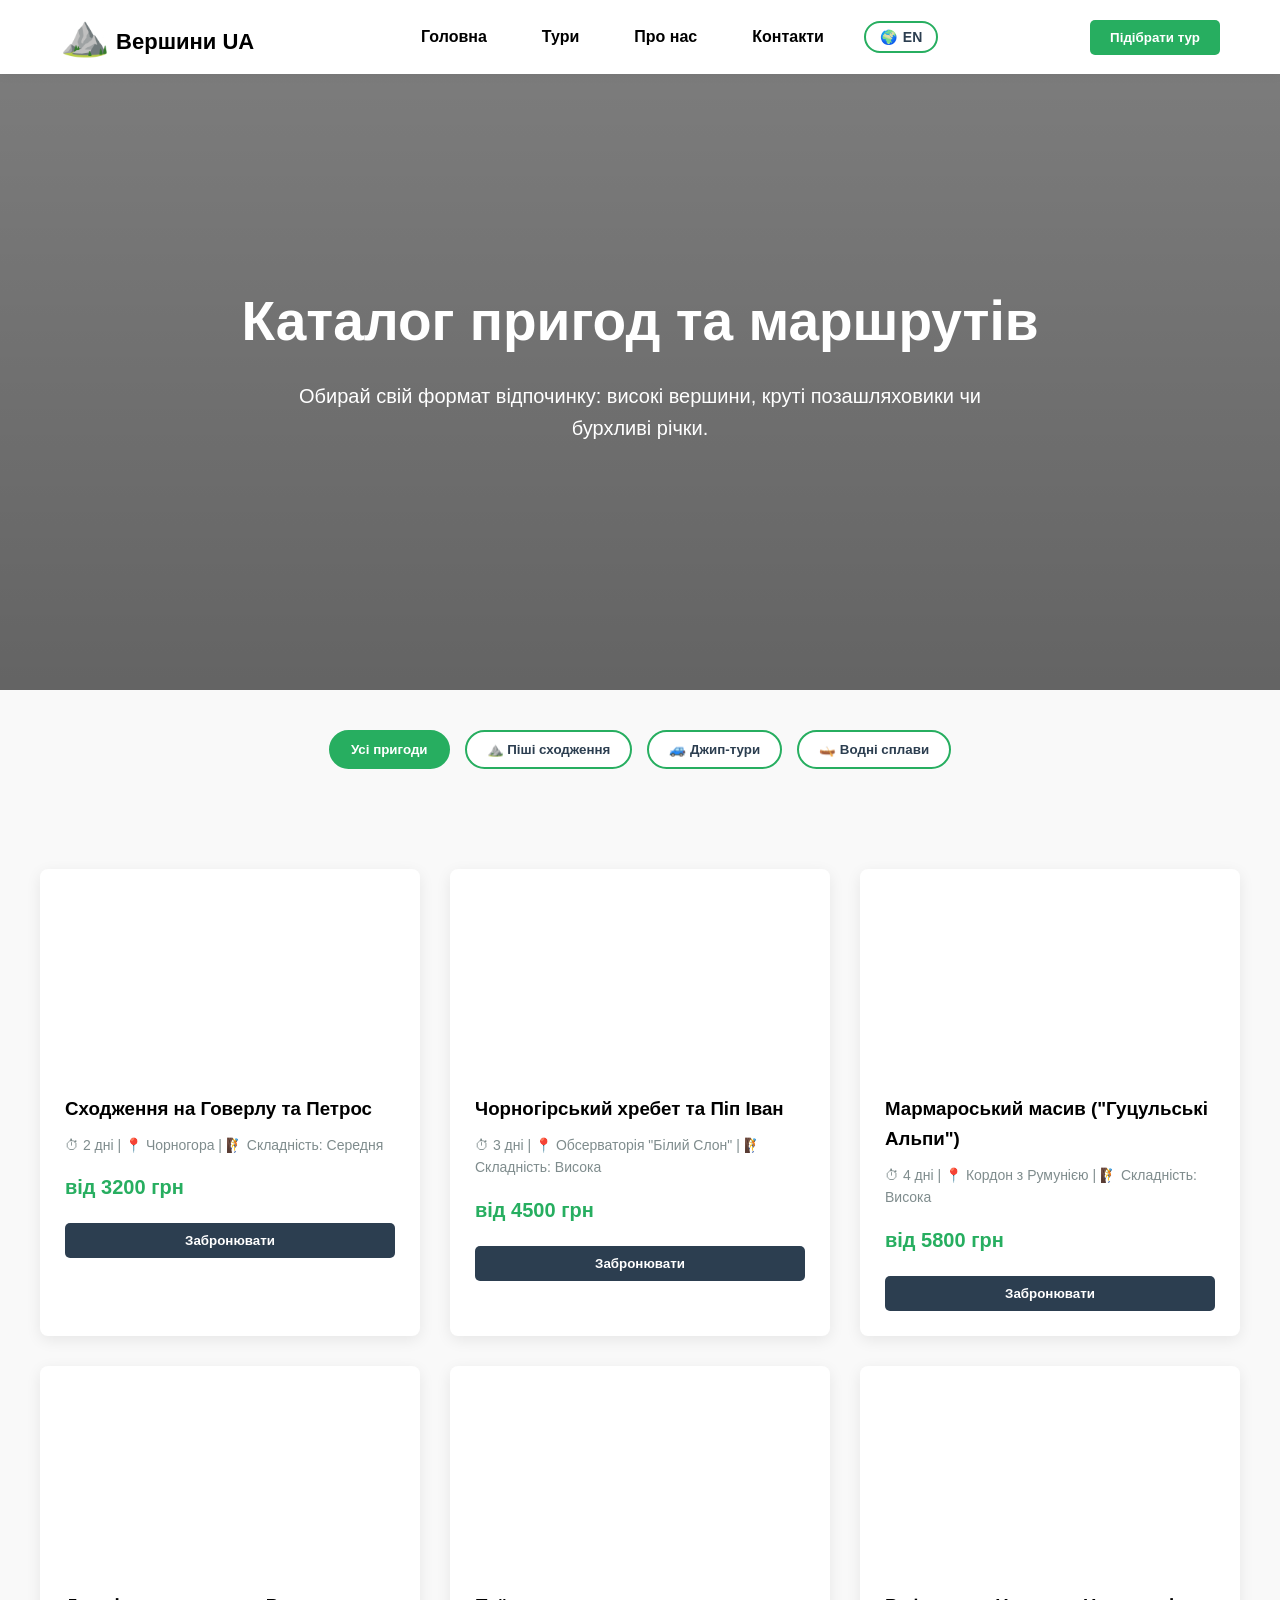
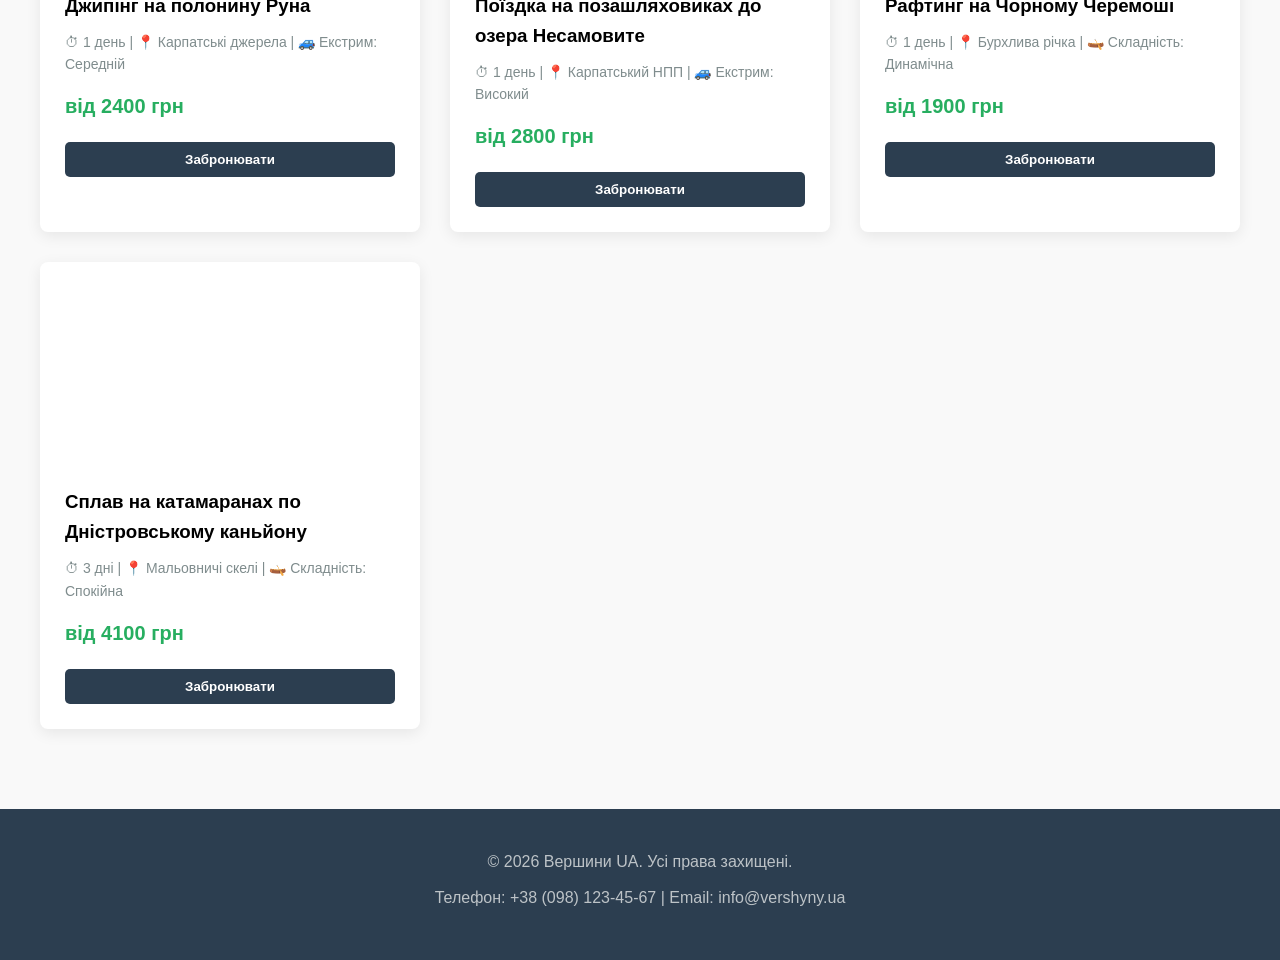
<file: tours.html>
<!DOCTYPE html>
<html lang="uk">
<head>
    <meta charset="UTF-8">
    <meta name="viewport" content="width=device-width, initial-scale=1.0">
    <title>Усі тури та активності | Вершини UA</title>
    <link rel="stylesheet" href="style.css">
</head>
<body>

    <!-- Шапка сайту -->
    <header class="site-header">
        <div class="header-container">
            <div class="logo-area">
                <a href="index.html" class="logo-link"><span class="logo-icon">⛰️</span> Вершини UA</a>
            </div>
            <nav class="main-nav">
                <a href="index.html">Головна</a>
                <a href="tours.html" class="active">Тури</a>
                <a href="about.html">Про нас</a>
                <a href="./contacts.html">Контакти</a>
                 <button class="lang-btn" onclick="switchToEnglish()">
        <span class="planet-icon">🌍</span> <span>EN</span>
    </button>
            </nav>
            <div class="header-action">
                <button class="btn-primary" onclick="openModal()">Підібрати тур</button>
            </div>
        </div>
    </header>

    <!-- Головний екран сторінки турів -->
    <section class="tours-page-hero">
        <div class="hero-content">
            <h1>Каталог пригод та маршрутів</h1>
            <p>Обирай свій формат відпочинку: високі вершини, круті позашляховики чи бурхливі річки.</p>
        </div>
    </section>

    <!-- Фільтри по категоріях -->
    <section class="filter-section container">
        <div class="filter-buttons">
            <button class="filter-btn active" onclick="filterTours('all')">Усі пригоди</button>
            <button class="filter-btn" onclick="filterTours('hiking')">⛰️ Піші сходження</button>
            <button class="filter-btn" onclick="filterTours('jeep')">🚙 Джип-тури</button>
            <button class="filter-btn" onclick="filterTours('water')">🛶 Водні сплави</button>
        </div>
    </section>

    <!-- Каталог турів -->
    <section class="tours-section container">
        <div class="tours-grid" id="full-tours-grid">
            
            <!-- Піші тури -->
            <div class="tour-card" data-category="hiking">
                <div class="tour-img bg-hoverla"></div>
                <div class="tour-info">
                    <h3>Сходження на Говерлу та Петрос</h3>
                    <p class="tour-meta">⏱ 2 дні | 📍 Чорногора | 🧗 Складність: Середня</p>
                    <p class="tour-price">від 3200 грн</p>
                    <button class="btn-card" onclick="openModal('Говерла та Петрос')">Забронювати</button>
                </div>
            </div>

            <div class="tour-card" data-category="hiking">
                <div class="tour-img bg-pipivan"></div>
                <div class="tour-info">
                    <h3>Чорногірський хребет та Піп Іван</h3>
                    <p class="tour-meta">⏱ 3 дні | 📍 Обсерваторія "Білий Слон" | 🧗 Складність: Висока</p>
                    <p class="tour-price">від 4500 грн</p>
                    <button class="btn-card" onclick="openModal('Піп Іван')">Забронювати</button>
                </div>
            </div>

            <div class="tour-card" data-category="hiking">
                <div class="tour-img bg-marmarosy"></div>
                <div class="tour-info">
                    <h3>Мармароський масив ("Гуцульські Альпи")</h3>
                    <p class="tour-meta">⏱ 4 дні | 📍 Кордон з Румунією | 🧗 Складність: Висока</p>
                    <p class="tour-price">від 5800 грн</p>
                    <button class="btn-card" onclick="openModal('Мармароси')">Забронювати</button>
                </div>
            </div>

            <!-- Джип-тури -->
            <div class="tour-card" data-category="jeep">
                <div class="tour-img bg-jeep1"></div>
                <div class="tour-info">
                    <h3>Джипінг на полонину Руна</h3>
                    <p class="tour-meta">⏱ 1 день | 📍 Карпатські джерела | 🚙 Екстрим: Середній</p>
                    <p class="tour-price">від 2400 грн</p>
                    <button class="btn-card" onclick="openModal('Джипінг на полонину Руна')">Забронювати</button>
                </div>
            </div>

            <div class="tour-card" data-category="jeep">
                <div class="tour-img bg-jeep2"></div>
                <div class="tour-info">
                    <h3>Поїздка на позашляховиках до озера Несамовите</h3>
                    <p class="tour-meta">⏱ 1 день | 📍 Карпатський НПП | 🚙 Екстрим: Високий</p>
                    <p class="tour-price">від 2800 грн</p>
                    <button class="btn-card" onclick="openModal('Джип до озера Несамовите')">Забронювати</button>
                </div>
            </div>

            <!-- Водні тури (Сплави) -->
            <div class="tour-card" data-category="water">
                <div class="tour-img bg-water1"></div>
                <div class="tour-info">
                    <h3>Рафтинг на Чорному Черемоші</h3>
                    <p class="tour-meta">⏱ 1 день | 📍 Бурхлива річка | 🛶 Складність: Динамічна</p>
                    <p class="tour-price">від 1900 грн</p>
                    <button class="btn-card" onclick="openModal('Рафтинг на Черемоші')">Забронювати</button>
                </div>
            </div>

            <div class="tour-card" data-category="water">
                <div class="tour-img bg-water2"></div>
                <div class="tour-info">
                    <h3>Сплав на катамаранах по Дністровському каньйону</h3>
                    <p class="tour-meta">⏱ 3 дні | 📍 Мальовничі скелі | 🛶 Складність: Спокійна</p>
                    <p class="tour-price">від 4100 грн</p>
                    <button class="btn-card" onclick="openModal('Сплав по Дністру')">Забронювати</button>
                </div>
            </div>

        </div>
    </section>

    <!-- Футер -->
    <footer id="contacts" class="site-footer">
        <div class="container footer-content">
            <p>&copy; 2026 Вершини UA. Усі права захищені.</p>
            <p>Телефон: +38 (098) 123-45-67 | Email: info@vershyny.ua</p>
        </div>
    </footer>

    <!-- Модальне вікно -->
    <div id="booking-modal" class="modal">
        <div class="modal-content">
            <span class="close-btn" onclick="closeModal()">&times;</span>
            <h2>Забронювати пригоду</h2>
            <form id="booking-form">
                <input type="text" id="user-name" placeholder="Ваше ім'я" required>
                <input type="tel" id="user-phone" placeholder="Номер телефону" required>
                <input type="text" id="tour-name-input" placeholder="Обраний тур" readonly>
                <button type="submit" class="btn-primary">Надіслати заявку</button>
            </form>
        </div>
    </div>

    <script src="script.js"></script>
</body>
</html>
</file>
<file: style.css>
* {
    margin: 0;
    padding: 0;
    box-sizing: border-box;
    font-family: 'Segoe UI', Tahoma, Geneva, Verdana, sans-serif;
}

body {
    background-color: #f9f9f9;
    color: black;
    line-height: 1.6;
}

.container {
    max-width: 1200px;
    margin: 0 auto;
    padding: 0 20px;
}

/* Header */
.site-header {
    background: #fff;
    box-shadow: 0 2px 10px rgba(0,0,0,0.05);
    position: fixed;
    width: 100%;
    top: 0;
    z-index: 1000;
}

.header-container {
    display: flex;
    justify-content: space-between;
    align-items: center;
    max-width: 1200px;
    margin: 0 auto;
    padding: 15px 20px;
}

.logo-link {
    font-size: 22px;
    font-weight: bold;
    color: black;
    text-decoration: none;
}
.logo-icon {
    font-size: 40px; /* Збільшуй або зменшуй це значення за потреби */
    line-height: 1;
}

.main-nav a {
    margin: 0 15px;
    text-decoration: none;
    color: black;
    font-weight: 550;
    transition: color 0.3s;
}

.main-nav a:hover {
    color: #27ae60;
}

.btn-primary {
    background: #27ae60;
    color: #fff;
    border: none;
    padding: 10px 20px;
    border-radius: 5px;
    cursor: pointer;
    font-weight: 600;
    transition: background 0.3s;
}

.btn-primary:hover {
    background: #219653;
}

/* Hero Section */
.hero-section {
    height: 80vh;
    background: linear-gradient(rgba(0,0,0,0.4), rgba(0,0,0,0.5)), url('https://skyta.com.ua/stuff/statica/450/ecooboi-gory-karpaty-10098-1547367477.jpg') center/cover no-repeat;
    display: flex;
    align-items: center;
    justify-content: center;
    text-align: center;
    color: #fff;
    padding: 0 20px;
    margin-top: 60px;
}

.hero-content h1 {
    font-size: 55px;
    margin-bottom: 20px;
}

.hero-content p {
    font-size: 20px;
    margin-bottom: 30px;
    max-width: 700px;
    margin-left: auto;
    margin-right: auto;
}

.btn-hero {
    background: #f39c12;
    color: #fff;
    padding: 12px 30px;
    border-radius: 5px;
    text-decoration: none;
    font-weight: bold;
    font-size: 18px;
    transition: background 0.3s;
}

.btn-hero:hover {
    background: #e67e22;
}

/* Features */
.features-section {
    padding: 80px 0;
    background: #fff;
}

.section-title {
    text-align: center;
    font-size: 42px;
    margin-bottom: 50px;
    color: black;
}

.features-grid {
    display: grid;
    grid-template-columns: repeat(auto-fit, minmax(300px, 1fr));
    gap: 50px;
}

.feature-card {
    background: #f8f9fa;
    padding: 30px;
    border-radius: 8px;
    text-align: center;
    border-top: 4px solid #27ae60;
}

.feature-card h3 {
    margin-bottom: 15px;
    color: black;
}

/* Tours */
.tours-section {
    padding: 80px 0;
}

.tours-grid {
    display: grid;
    grid-template-columns: repeat(auto-fit, minmax(350px, 1fr));
    gap: 30px;
}

.tour-card {
    background: #fff;
    border-radius: 8px;
    overflow: hidden;
    box-shadow: 0 4px 15px rgba(0,0,0,0.08);
    transition: transform 0.3s;
}

.tour-card:hover {
    transform: translateY(-5px);
}

.tour-img {
    height: 200px;
    background-size: cover;
    background-position: center;
}

.bg-hoverla { background-image: url('https://karpatium.com.ua/rails/active_storage/blobs/eyJfcmFpbHMiOnsibWVzc2FnZSI6IkJBaHBBa0lIIiwiZXhwIjpudWxsLCJwdXIiOiJibG9iX2lkIn19--e9a7a5897607f1f82ebbdb0a2b775a64c0557823/%D0%B3%D0%BE%D0%B2%D0%B5%D1%80%D0%BB%D0%B0-%D0%B3%D0%BE%D1%80%D0%B0.jpeg'); }
.bg-pipivan { background-image: url('https://kuluarpohod.com/wp-content/uploads/2020/11/pip-ivan2.jpg'); }
.bg-marmarosy { background-image: url('https://carpathiansoutdoors.com/upload/tours/16/original/018.jpg'); }
.bg-synhydra { background-image: url('https://karpatium.com.ua/rails/active_storage/blobs/eyJfcmFpbHMiOnsibWVzc2FnZSI6IkJBaHBBcUlRIiwiZXhwIjpudWxsLCJwdXIiOiJibG9iX2lkIn19--a1e75830ef2dee7a3ef565c1bb9d4af92a11ff4b/%D1%81%D0%B8%D0%BD%D0%B5%D0%B2%D0%B8%D1%80%20%D0%BE%D0%B7%D0%B5%D1%80%D0%BE%20%D0%B2%D1%96%D0%B4%D0%BF%D0%BE%D1%87%D0%B8%D0%BD%D0%BE%D0%BA.jpeg'); }
.bg-borzhava { background-image: url('https://karpaty.love/uploads/posts/2017-11/1510249305_vodospad-shypit.jpg'); }
.bg-homjak { background-image: url('https://alp.com.ua/content/uploads/images/vid_iz_gory_homyak.jpg'); }

.tour-info {
    padding: 25px;
}

.tour-info h3 {
    margin-bottom: 10px;
    color: black;
}

.tour-meta {
    font-size: 14px;
    color: #7f8c8d;
    margin-bottom: 15px;
}

.tour-price {
    font-size: 20px;
    font-weight: bold;
    color: #27ae60;
    margin-bottom: 20px;
}

.btn-card {
    width: 100%;
    background: #2c3e50;
    color: #fff;
    border: none;
    padding: 10px;
    border-radius: 5px;
    cursor: pointer;
    font-weight: bold;
    transition: background 0.3s;
}

.btn-card:hover {
    background: #34495e;
}

/* Footer */
.site-footer {
    background: #2c3e50;
    color: #fff;
    padding: 40px 0;
    text-align: center;
}

.site-footer p {
    margin-bottom: 10px;
    color: #bdc3c7;
}

/* Modal */
.modal {
    display: none;
    position: fixed;
    z-index: 2000;
    left: 0;
    top: 0;
    width: 100%;
    height: 100%;
    background: rgba(0,0,0,0.5);
    align-items: center;
    justify-content: center;
}

.modal-content {
    background: #fff;
    padding: 30px;
    border-radius: 8px;
    width: 100%;
    max-width: 400px;
    position: relative;
}

.close-btn {
    position: absolute;
    right: 15px;
    top: 10px;
    font-size: 24px;
    cursor: pointer;
}

.modal-content h2 {
    margin-bottom: 20px;
    color: #2c3e50;
}

.modal-content input {
    width: 100%;
    padding: 10px;
    margin-bottom: 15px;
    border: 1px solid #ddd;
    border-radius: 5px;
}

.modal-content button {
    width: 100%;
}

/* Сторінка Про нас: Hero */
.about-hero {
    height: 70vh;
    background: linear-gradient(rgba(0,0,0,0.5), rgba(0,0,0,0.6)), url('https://doba.ua/karpaty-summer/bg.jpg') center/cover no-repeat;
    display: flex;
    align-items: center;
    justify-content: center;
    text-align: center;
    color: #fff;
    margin-top: 60px;
    padding: 0 20px;
}

.about-hero h1 {
    font-size: 55px;
    margin-bottom: 15px;
}

/* Історія та команда */
.about-story {
    padding: 80px 0;
}

.story-grid {
    display: grid;
    grid-template-columns: 1fr 1fr;
    gap: 40px;
    align-items: center;
}

.story-text h2 {
    font-size: 44px;
    color: black;
    margin-bottom: 20px;
}

.story-text p {
    color: #555;
    margin-bottom: 15px;
    font-size: 22px;
}

.story-img {
    height: 350px;
    border-radius: 10px;
    background-size: cover;
    background-position: center;
    box-shadow: 0 5px 20px rgba(0,0,0,0.1);
}

.bg-team-photo {
    background-image: url('https://gra.travel/media/images/komanda_gra_likiyska_stezhka.max-1920x900.format-webp.webp');
}

/* Галерея фото */
.about-gallery {
    background: #f1f5f9;
    padding: 80px 0;
}

.gallery-grid {
    display: grid;
    grid-template-columns: repeat(3, 1fr);
    gap: 20px;
}

.gallery-item {
    height: 280px;
    border-radius: 8px;
    background-size: cover;
    background-position: center;
    box-shadow: 0 4px 10px rgba(0,0,0,0.08);
    transition: transform 0.3s;
}

.gallery-item:hover {
    transform: scale(1.03);
}

.bg-g1 { background-image: url('https://encrypted-tbn0.gstatic.com/images?q=tbn:ANd9GcTgvPdsbneUwiEQ2haM-6tqvY9eZdY1zHFHwLm1eYVM_Qhuw7d3XOzKXQ3U&s=10'); }
.bg-g2 { background-image: url('https://karpaty.guide/wp-content/uploads/2025/07/planuyemo-pokhid-v-karpaty-spysok-vazhlyvykh-rechej1-1.jpg'); }
.bg-g3 { background-image: url('https://encrypted-tbn0.gstatic.com/images?q=tbn:ANd9GcRVCNZvWaew-inWmvceUwP7GFb7ezMbu-_XlYhELYswF0jcyAefPk7FUruG&s=10'); }
.bg-g4 { background-image: url('https://marieclaire.ua/wp-content/uploads/2020/08/115943672_2735591236677178_1073550155387935148_n.jpg'); }
.bg-g5 { background-image: url('https://encrypted-tbn0.gstatic.com/images?q=tbn:ANd9GcTfHvBdFCzRXigTt-iS_oguHVDkAOxX32BtPkWbHIOt2i2puixRwpPLees&s=10'); }
.bg-g6 { background-image: url('https://karpaty-ua.org.ua/images/aktivnyj_otdyh/nebezpeky_1.jpg'); }

/* Блок відгуків на сторінці Про нас */
.about-reviews {
    padding: 80px 0;
}

.reviews-grid {
    display: grid;
    grid-template-columns: repeat(auto-fit, minmax(320px, 1fr));
    gap: 30px;
}

.review-card {
    background: #fff;
    padding: 30px;
    border-radius: 8px;
    box-shadow: 0 4px 15px rgba(0,0,0,0.05);
    border-left: 4px solid #f39c12;
}

.review-text {
    font-style: italic;
    color: #555;
    margin-bottom: 20px;
    line-height: 1.6;
}

.review-author {
    color: #2c3e50;
    font-weight: bold;
    text-align: right;
}

/* Адаптивність для мобільних */
@media (max-width: 768px) {
    .story-grid {
        grid-template-columns: 1fr;
    }
    .gallery-grid {
        grid-template-columns: 1fr;
    }
}

/* Горизонтальний маркі-бегучок із бордерами */
.horizontal-marquee-section {
    background: #2c3e50;
    padding: 30px 0;
    overflow: hidden;
    width: 100%;
}

.marquee-container {
    overflow: hidden;
    position: relative;
    width: 100%;
}

.horizontal-marquee-track {
    display: flex;
    gap: 20px;
    width: max-content;
    will-change: transform;
}

.marquee-item {
    background: #34495e;
    border: 2px solid #27ae60;
    border-radius: 8px;
    padding: 15px 25px;
    font-size: 18px;
    font-weight: 600;
    color: #fff;
    white-space: nowrap;
    box-shadow: 0 4px 10px rgba(0,0,0,0.1);
    transition: border-color 0.3s;
}

.marquee-item:hover {
    border-color: #f39c12;
}

/* Сторінка турів: Hero */
.tours-page-hero {
    height: 70vh;
    background: linear-gradient(rgba(0,0,0,0.5), rgba(0,0,0,0.6)), url('https://timetotravel.in.ua/wp-content/uploads/2024/07/Petros.jpg') center/cover no-repeat;
    display: flex;
    align-items: center;
    justify-content: center;
    text-align: center;
    color: #fff;
    margin-top: 60px;
    padding: 0 20px;
}

.tours-page-hero h1 {
    font-size: 55px;
    margin-bottom: 15px;
}

/* Кнопки фільтрів */
.filter-section {
    padding: 40px 0 20px 0;
    text-align: center;
}

.filter-buttons {
    display: flex;
    justify-content: center;
    gap: 15px;
    flex-wrap: wrap;
}

.filter-btn {
    background: #fff;
    border: 2px solid #27ae60;
    color: #2c3e50;
    padding: 10px 20px;
    border-radius: 25px;
    font-weight: 600;
    cursor: pointer;
    transition: all 0.3s;
}

.filter-btn:hover, .filter-btn.active {
    background: #27ae60;
    color: #fff;
}

/* Фони для джипів та води */
.bg-jeep1 { background-image: url('https://prokarpaty-tour.info/wp-content/uploads/2026/07/dzhiping.jpg'); }
.bg-jeep2 { background-image: url('https://yo.in.ua/wp-content/uploads/2024/04/verkhovynalife-uaz-36-e1713782556296.jpg'); }
.bg-water1 { background-image: url('https://karpaty.in.ua/files/rafting-verkhovyna2.png'); }
.bg-water2 { background-image: url('https://prykarpattyatour.com/upload/items/306/big/splav-po-dnistru-i-nevidoma-frankivschina1.jpg'); }

/* Сторінка Контакти: Hero */
.contacts-page-hero {
    height: 70vh;
    background: linear-gradient(rgba(0,0,0,0.5), rgba(0,0,0,0.6)), url('https://kava.ua/storage/jumbotrons/wAIuSGVPQFUv69n0LX794FtlMJGF0lLS9dBLL7NO.jpeg') center/cover no-repeat;
    display: flex;
    align-items: center;
    justify-content: center;
    text-align: center;
    color: #fff;
    margin-top: 60px;
    padding: 0 20px;
}

.contacts-page-hero h1 {
    font-size: 55px;
    margin-bottom: 15px;
}

/* Сітка контактів */
.contacts-section {
    padding: 80px 0;
}

.contacts-grid {
    display: grid;
    grid-template-columns: 1fr 1fr;
    gap: 50px;
    align-items: start;
}

.contacts-info h2, .contacts-form-card h2 {
    font-size: 32px;
    color: black;
    margin-bottom: 20px;
}

.contacts-info p {
    color: #555;
    margin-bottom: 30px;
}

.contact-item {
    display: flex;
    align-items: flex-start;
    gap: 15px;
    margin-bottom: 25px;
}

.contact-icon {
    font-size: 26px;
}

.contact-item h4 {
    color: #2c3e50;
    font-size: 16px;
    margin-bottom: 5px;
}

.contact-item p {
    color: #666;
    margin-bottom: 0;
}

/* Картка з формою зворотного зв'язку */
.contacts-form-card {
    background: #fff;
    padding: 40px;
    border-radius: 10px;
    box-shadow: 0 4px 20px rgba(0,0,0,0.06);
    border-top: 4px solid #27ae60;
}

.form-group {
    margin-bottom: 20px;
}

.form-group label {
    display: block;
    font-weight: 600;
    color: #2c3e50;
    margin-bottom: 8px;
}

.contacts-form-card input,
.contacts-form-card textarea {
    width: 100%;
    padding: 12px;
    border: 1px solid #ddd;
    border-radius: 6px;
    font-size: 15px;
}

.contacts-form-card textarea {
    resize: vertical;
}

.contacts-form-card button {
    width: 100%;
    padding: 12px;
    font-size: 16px;
}

/* Блок з картою */
.map-section {
    padding-bottom: 80px;
}

.map-container {
    border-radius: 10px;
    overflow: hidden;
    box-shadow: 0 4px 15px rgba(0,0,0,0.08);
}

/* Адаптивність для мобільних */
@media (max-width: 768px) {
    .contacts-grid {
        grid-template-columns: 1fr;
    }
}


.lang-btn {
    background: transparent;
    border: 2px solid #27ae60;
    color: #2c3e50;
    padding: 6px 14px;
    border-radius: 20px;
    cursor: pointer;
    font-weight: 600;
    font-size: 14px;
    display: flex;
    align-items: center;
    gap: 6px;
    transition: all 0.3s ease;
}

.lang-btn:hover {
    background: #27ae60;
    color: #fff;
}

.main-nav {
    display: flex;
    align-items: center;
    gap: 25px; /* відстань між пунктами меню та кнопкою */
}
</file>
